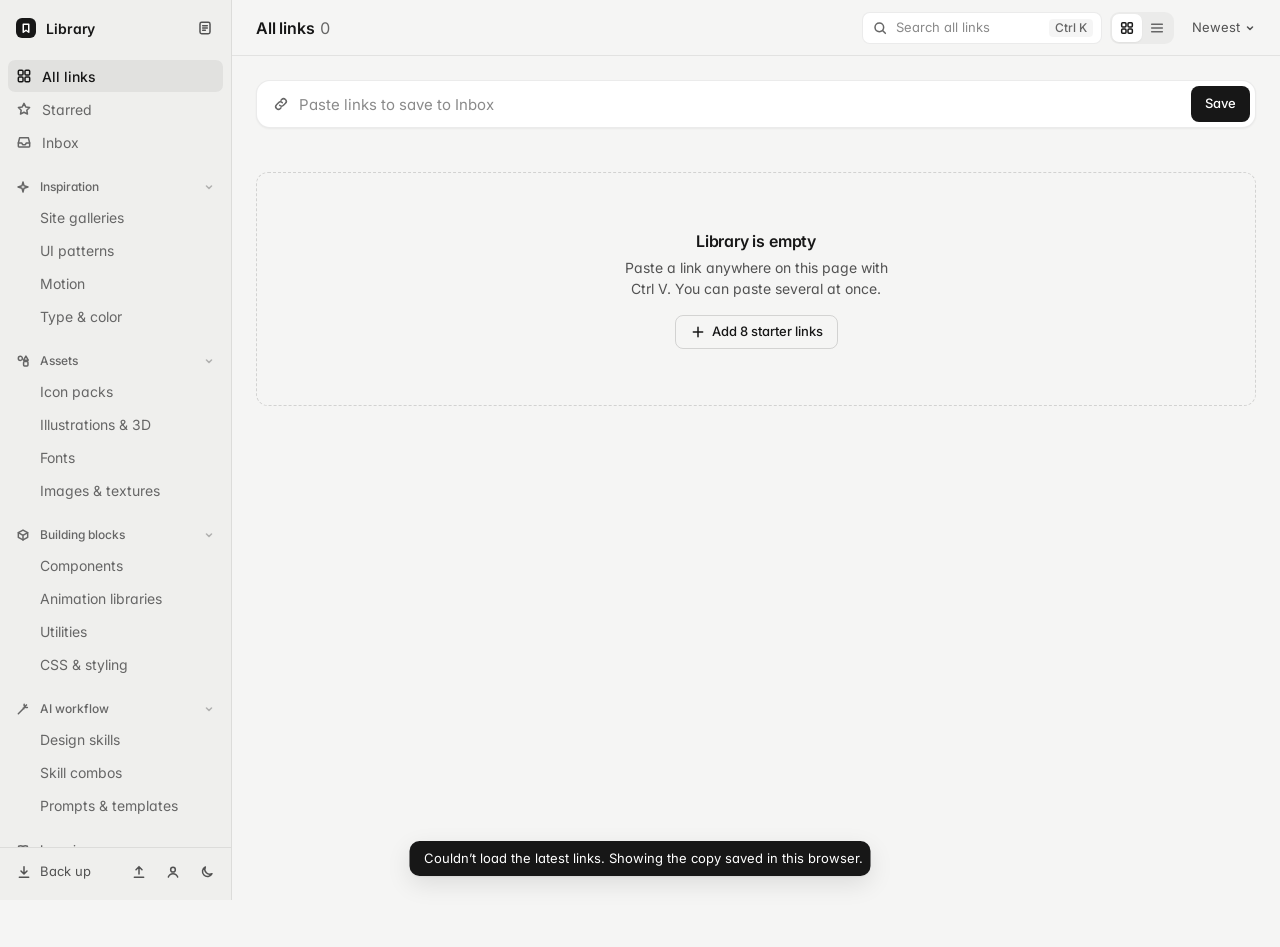
<file: library/index.html>
<!DOCTYPE html>
<html lang="en" dir="ltr">

<head>
    <meta charset="UTF-8">
    <meta name="viewport" content="width=device-width, initial-scale=1.0, viewport-fit=cover, interactive-widget=resizes-content">
    <title>Library</title>
    <meta name="theme-color" content="#f5f5f4">
    <!-- set the theme before first paint so dark mode never flashes light -->
    <script>
        try {
            const t = localStorage.getItem('kuruin-notebook-theme') || (matchMedia('(prefers-color-scheme: dark)').matches ? 'dark' : 'light');
            document.documentElement.dataset.theme = t;
            document.querySelector('meta[name="theme-color"]').content = t === 'dark' ? '#0c0c0d' : '#f5f5f4';
        } catch { }
    </script>
    <link rel="preconnect" href="https://fonts.googleapis.com">
    <link rel="preconnect" href="https://fonts.gstatic.com" crossorigin>
    <link href="https://fonts.googleapis.com/css2?family=Inter:ital,opsz,wght@0,14..32,400..700;1,14..32,400..700&display=swap" rel="stylesheet">
    <style>
        :root {
            --bg: #f5f5f4;
            --sidebar: #efefed;
            --elevated: #ffffff;
            --hover: rgba(0, 0, 0, .04);
            --active: rgba(0, 0, 0, .06);
            --border: rgba(0, 0, 0, .08);
            --border-strong: rgba(0, 0, 0, .14);
            --text: #171717;
            --text-2: #525252;
            --text-3: #666666;
            --placeholder: #8a8a8a;
            --inverse: #ffffff;
            --scrim: rgba(0, 0, 0, .28);
            --shadow-sm: 0 1px 2px rgba(0, 0, 0, .05);
            --shadow: 0 1px 2px rgba(0, 0, 0, .06), 0 8px 24px rgba(0, 0, 0, .1);
            --selection: rgba(0, 0, 0, .1);

            --ease-out: cubic-bezier(0.23, 1, 0.32, 1);
            --ease-in-out: cubic-bezier(0.77, 0, 0.175, 1);
            --ease-drawer: cubic-bezier(0.32, 0.72, 0, 1);

            --sans: 'Inter', -apple-system, BlinkMacSystemFont, 'Segoe UI', system-ui, sans-serif;
            color-scheme: light;
        }

        :root[data-theme="dark"] {
            --bg: #0c0c0d;
            --sidebar: #121214;
            --elevated: #18181b;
            --hover: rgba(255, 255, 255, .05);
            --active: rgba(255, 255, 255, .08);
            --border: rgba(255, 255, 255, .08);
            --border-strong: rgba(255, 255, 255, .16);
            --text: #ececec;
            --text-2: #a8a8a8;
            --text-3: #8c8c8c;
            --placeholder: #6b6b6b;
            --inverse: #0c0c0d;
            --scrim: rgba(0, 0, 0, .5);
            --shadow-sm: 0 1px 2px rgba(0, 0, 0, .4);
            --shadow: 0 1px 2px rgba(0, 0, 0, .4), 0 12px 32px rgba(0, 0, 0, .55);
            --selection: rgba(255, 255, 255, .16);
            color-scheme: dark;
        }

        * { box-sizing: border-box; margin: 0; padding: 0; }

        html {
            height: 100%;
            -webkit-tap-highlight-color: transparent;
            -webkit-text-size-adjust: 100%;
            text-size-adjust: 100%;
            overscroll-behavior: none;
        }

        body {
            height: 100%;
            font-family: var(--sans);
            font-size: .875rem;
            line-height: 1.5;
            font-feature-settings: 'cv11';
            background: var(--bg);
            color: var(--text);
            -webkit-font-smoothing: antialiased;
            -moz-osx-font-smoothing: grayscale;
            overflow: hidden;
        }

        ::selection { background: var(--selection); }
        button, input, textarea, select { font: inherit; color: inherit; background: none; border: none; outline: none; }
        button { cursor: pointer; }
        button, a, select { touch-action: manipulation; }
        button, .chip, .tag, .nav-item, .nav-label { -webkit-user-select: none; user-select: none; }
        a { color: inherit; text-decoration: none; }
        svg { width: 16px; height: 16px; flex: none; fill: none; stroke: currentColor; stroke-width: 1.5; stroke-linecap: round; stroke-linejoin: round; }
        /* keep strokes at a true 1.5px whatever size an icon is drawn */
        symbol > * { vector-effect: non-scaling-stroke; }

        /* focus: the browser-style ring, shown on keyboard focus only, with no motion */
        :focus-visible { outline: 2px solid var(--text); outline-offset: 2px; }
        .search input:focus-visible, .add input:focus-visible, .tag-input input:focus-visible, .card-link:focus-visible { outline: none; }
        .search:focus-within, .add:focus-within, .tag-input:focus-within { outline: 2px solid var(--text); outline-offset: 2px; }

        .sr-only { position: absolute; width: 1px; height: 1px; margin: -1px; padding: 0; border: 0; overflow: hidden; clip-path: inset(50%); white-space: nowrap; }
        .skip { position: fixed; top: 12px; left: 12px; z-index: 30; padding: 8px 14px; border-radius: 8px; background: var(--text); color: var(--inverse); transform: translateY(-200%); }
        .skip:focus-visible { transform: none; }

        .press { transition-property: scale, background-color, color, opacity, border-color; transition-duration: 150ms; transition-timing-function: var(--ease-out), ease, ease, ease, ease; }

        .icon-btn { width: 32px; height: 32px; display: grid; place-items: center; border-radius: 7px; color: var(--text-2); flex: none; }
        .icon-btn.on { color: var(--text); }
        .icon-btn.on svg { fill: currentColor; }

        kbd { font-family: var(--sans); font-size: .75rem; font-weight: 500; color: var(--text-3); background: var(--hover); border-radius: 4px; padding: 0 6px; white-space: nowrap; }

        /* ---------- layout ---------- */
        .lib { display: grid; grid-template-columns: 232px minmax(0, 1fr); height: 100dvh; }

        /* ---------- sidebar ---------- */
        .side { background: var(--sidebar); border-right: 1px solid var(--border); display: flex; flex-direction: column; min-height: 0; }
        .side-head { height: 56px; flex: none; display: flex; align-items: center; gap: 10px; padding: 0 10px 0 16px; font-weight: 600; letter-spacing: -0.006em; }
        .side-head .spacer, .side-foot .spacer { flex: 1; }
        .brand-mark { width: 20px; height: 20px; border-radius: 6px; background: var(--text); color: var(--inverse); display: grid; place-items: center; }
        .brand-mark svg { width: 12px; height: 12px; }
        .side-close { display: none; }

        .nav { flex: 1; overflow-y: auto; overscroll-behavior: contain; padding: 4px 8px 16px; display: flex; flex-direction: column; gap: 1px; }
        .nav > *, .nav-sections > * { flex: none; }

        .nav-item { display: flex; align-items: center; gap: 10px; height: 32px; padding: 0 8px; border-radius: 7px; color: var(--text-2); text-align: left; width: 100%; }
        .nav-item svg { color: var(--text-3); }
        .nav-item span { flex: 1; overflow: hidden; text-overflow: ellipsis; white-space: nowrap; }
        .nav-item .count { flex: none; font-size: .75rem; font-style: normal; color: var(--text-3); font-variant-numeric: tabular-nums; }
        .nav-item[aria-current="true"] { background: var(--active); color: var(--text); font-weight: 500; }
        .nav-item[aria-current="true"] svg { color: var(--text); }
        .nav-item[aria-current="true"] .count { color: var(--text-2); }
        .nav-item.is-empty:not([aria-current="true"]) { color: var(--text-3); }
        .nav-item.drop { background: var(--text); color: var(--inverse); }
        .nav-item.drop svg, .nav-item.drop .count { color: var(--inverse); }

        .nav-group { margin-top: 14px; }
        .nav-label { display: flex; align-items: center; gap: 10px; width: 100%; height: 28px; padding: 0 8px; border-radius: 7px; font-size: .75rem; font-weight: 500; color: var(--text-3); text-align: left; }
        .nav-label span { flex: 1; }
        .nav-label svg { width: 14px; height: 14px; }
        .nav-label .count { font-size: .75rem; font-style: normal; font-variant-numeric: tabular-nums; }
        .nav-label .chev { width: 12px; height: 12px; opacity: .45; transition: rotate 200ms var(--ease-out), opacity 150ms ease; }
        .nav-group.shut .nav-label .chev { rotate: -90deg; opacity: 1; }
        .nav-group.shut .nav-sections { display: none; }
        .nav-sections { display: flex; flex-direction: column; gap: 1px; }
        .nav-sections .nav-item { padding-left: 32px; }

        /* save-from-anywhere tip */
        .tip { margin: 16px 0 0; padding: 12px; border-radius: 10px; border: 1px dashed var(--border-strong); font-size: .75rem; color: var(--text-2); line-height: 1.45; }
        .tip p + p { margin-top: 8px; }
        .tip-head { display: flex; align-items: center; justify-content: space-between; gap: 6px; font-weight: 500; color: var(--text); margin-bottom: 4px; }
        .tip-head .icon-btn { width: 24px; height: 24px; margin: -4px -6px -4px 0; }
        .bookmarklet { display: inline-flex; align-items: center; gap: 6px; height: 28px; padding: 0 10px; border-radius: 7px; background: var(--text); color: var(--inverse); font-weight: 500; cursor: grab; }
        .bookmarklet svg { width: 13px; height: 13px; }

        .side-foot { display: flex; align-items: center; gap: 2px; padding: 8px 8px 12px; border-top: 1px solid var(--border); }
        .backup-btn { display: inline-flex; align-items: center; gap: 8px; height: 32px; min-width: 0; padding: 0 10px 0 8px; border-radius: 7px; color: var(--text-2); font-size: .8125rem; }
        .backup-btn span { overflow: hidden; text-overflow: ellipsis; white-space: nowrap; }
        .backup-btn.due { color: var(--text); font-weight: 500; }
        .backup-btn .dot { width: 6px; height: 6px; border-radius: 50%; background: currentColor; flex: none; display: none; }
        .backup-btn.due .dot { display: block; }

        .scrim { display: none; }

        /* ---------- main ---------- */
        .main { min-width: 0; min-height: 0; display: flex; flex-direction: column; }

        .top { height: 56px; flex: none; display: flex; align-items: center; gap: 8px; padding: 0 max(16px, calc((100% - 1200px) / 2)) 0 max(24px, calc((100% - 1200px) / 2)); border-bottom: 1px solid var(--border); }
        .menu-btn { display: none; }
        .view-title { flex: 1; min-width: 0; font-size: 1rem; font-weight: 600; letter-spacing: -0.011em; overflow: hidden; text-overflow: ellipsis; white-space: nowrap; }
        .view-title .n { margin-left: 6px; font-weight: 400; color: var(--text-3); font-variant-numeric: tabular-nums; }

        .search { display: flex; align-items: center; gap: 8px; width: 15rem; height: 32px; padding: 0 8px 0 9px; border-radius: 8px; border: 1px solid var(--border); background: var(--elevated); color: var(--text-3); transition: border-color 150ms ease; }
        .search:focus-within { color: var(--text); }
        .search input { flex: 1; min-width: 0; font-size: .8125rem; color: var(--text); }
        .search input::placeholder { color: var(--placeholder); }
        .search input::-webkit-search-cancel-button { display: none; }

        .seg { display: flex; padding: 2px; border-radius: 9px; background: var(--hover); }
        .seg button { width: 30px; height: 28px; display: grid; place-items: center; border-radius: 7px; color: var(--text-3); }
        .seg button[aria-pressed="true"] { background: var(--elevated); color: var(--text); box-shadow: var(--shadow-sm); }

        .sort-btn { display: inline-flex; align-items: center; gap: 4px; height: 32px; padding: 0 8px 0 10px; border-radius: 8px; color: var(--text-2); font-size: .8125rem; white-space: nowrap; }
        .sort-btn .chev { width: 12px; height: 12px; transition: rotate 180ms var(--ease-out); }
        .sort-btn[aria-expanded="true"] .chev { rotate: 180deg; }

        .scroll { flex: 1; overflow-y: auto; overscroll-behavior: contain; padding: 24px 24px 96px; scroll-padding-block: 16px 112px; }
        .wrap { max-width: 1200px; margin: 0 auto; }
        /* once the column is centred, reserve the scrollbar on both sides so it lines up with the header */
        @media (min-width: 1480px) { .scroll { scrollbar-gutter: stable both-edges; } }

        /* add bar: the page's one primary action. Outer radius = inner (8) + inset (5) + border (1) */
        .add { display: flex; align-items: center; gap: 10px; height: 48px; padding: 0 5px 0 16px; border-radius: 14px; background: var(--elevated); border: 1px solid var(--border); box-shadow: var(--shadow-sm); color: var(--text-3); transition: border-color 150ms ease; }
        .add:focus-within { color: var(--text); }
        .add input { flex: 1; min-width: 0; height: 100%; font-size: .9375rem; color: var(--text); text-overflow: ellipsis; }
        .add input::placeholder { color: var(--placeholder); }
        .add .btn { height: 36px; padding: 0 14px; border-radius: 8px; background: var(--text); color: var(--inverse); font-weight: 500; font-size: .8125rem; white-space: nowrap; }
        .add-hint { min-height: 18px; margin: 6px 4px 0; font-size: .75rem; color: var(--text-3); }
        .add-hint.error { color: var(--text); font-weight: 500; }

        #accountBtn.on { color: var(--text); }

        .signin { width: min(360px, calc(100vw - 32px)); margin: auto; padding: 20px; border-radius: 14px; border: 1px solid var(--border); background: var(--elevated); color: var(--text); box-shadow: var(--shadow); }
        .signin::backdrop { background: rgba(0, 0, 0, .32); }
        .signin form { display: flex; flex-direction: column; gap: 14px; }
        .signin h2 { margin: 0; font-size: 1rem; font-weight: 600; letter-spacing: -0.01em; }
        .signin-intro { margin: -6px 0 2px; font-size: .8125rem; color: var(--text-2); line-height: 1.45; }
        .signin .field-error:empty { display: none; }
        .signin-foot { display: flex; align-items: center; gap: 6px; margin-top: 2px; }
        .signin-foot .spacer { flex: 1; }
        .signin .btn { height: 32px; padding: 0 14px; border-radius: 8px; background: var(--text); color: var(--inverse); font-weight: 500; font-size: .8125rem; }
        .signin .btn:disabled { opacity: .6; }
        .signin[open] { animation: signin-in 200ms var(--ease-out); }
        @keyframes signin-in { from { opacity: 0; transform: scale(.97); } }
        @media (prefers-reduced-motion: reduce) { .signin[open] { animation: none; } }

        /* tag filter row */
        .tags-row { display: flex; flex-wrap: wrap; gap: 6px; margin: 12px 0 0; }
        .tags-row:empty { display: none; }
        .chip { display: inline-flex; align-items: center; gap: 4px; max-width: 100%; min-width: 0; height: 28px; padding: 0 10px; border-radius: 999px; border: 1px solid var(--border); color: var(--text-2); font-size: .8125rem; }
        .chip .t { overflow: hidden; text-overflow: ellipsis; white-space: nowrap; }
        .chip .c { color: var(--text-3); font-size: .75rem; font-variant-numeric: tabular-nums; }
        .chip[aria-pressed="true"] { background: var(--text); border-color: var(--text); color: var(--inverse); }
        .chip[aria-pressed="true"] .c { color: var(--inverse); }
        .chip svg { width: 12px; height: 12px; }

        /* ---------- results ---------- */
        .results { margin-top: 20px; }
        .results.grid { display: grid; grid-template-columns: repeat(auto-fill, minmax(232px, 1fr)); gap: 12px; }
        .results.list { display: flex; flex-direction: column; border: 1px solid var(--border); border-radius: 12px; background: var(--elevated); }
        .results.list > .card:first-child { border-radius: 11px 11px 0 0; }
        .results.list > .card:last-child { border-radius: 0 0 11px 11px; }

        .card { position: relative; display: flex; flex-direction: column; gap: 2px; min-width: 0; padding: 14px 14px 12px; border-radius: 12px; background: var(--elevated); border: 1px solid var(--border); transition: border-color 150ms ease, translate 150ms ease, opacity 200ms var(--ease-out); }
        .card.dragging { opacity: .4; }

        /* hover shadow lives on its own layer and fades, instead of repainting box-shadow every frame */
        .card::before { content: ''; position: absolute; inset: -1px; border-radius: inherit; box-shadow: var(--shadow); opacity: 0; transition: opacity 150ms ease; pointer-events: none; }

        /* the title link stretches over the whole card; buttons and tags sit above it */
        .card-link::after { content: ''; position: absolute; inset: 0; border-radius: inherit; z-index: 1; }
        .card:has(.card-link:focus-visible) { outline: 2px solid var(--text); outline-offset: 2px; }

        .card-top { display: flex; align-items: center; gap: 8px; margin-bottom: 10px; }
        .tile { width: 36px; height: 36px; flex: none; display: grid; place-items: center; border-radius: 9px; background: var(--bg); border: 1px solid var(--border); }
        .tile img { width: 20px; height: 20px; border-radius: 4px; }
        .tile .letter { font-weight: 600; font-size: .9375rem; color: var(--text-2); }

        .card-actions { margin-left: auto; display: flex; gap: 2px; position: relative; z-index: 2; opacity: 0; transition: opacity 150ms ease; }
        .card:hover .card-actions, .card:focus-within .card-actions { opacity: 1; }
        .card-actions .icon-btn { width: 28px; height: 28px; }
        .results.grid .card-actions { position: absolute; top: 12px; right: 12px; margin: 0; }
        .card .star-mark { margin-left: auto; color: var(--text); width: 14px; height: 14px; fill: currentColor; stroke: none; transition: opacity 150ms ease; }
        .card:hover .star-mark, .card:focus-within .star-mark { opacity: 0; }

        .card-title { font-size: .9375rem; font-weight: 600; letter-spacing: -0.011em; line-height: 1.35; overflow-wrap: anywhere; display: -webkit-box; -webkit-line-clamp: 2; -webkit-box-orient: vertical; overflow: hidden; }
        .card-meta { display: flex; gap: 6px; min-width: 0; font-size: .75rem; color: var(--text-3); }
        .card-meta span { overflow: hidden; text-overflow: ellipsis; white-space: nowrap; }
        .card-meta span + span::before { content: '·'; margin-right: 6px; }
        .card-note { margin-top: 6px; font-size: .8125rem; color: var(--text-2); line-height: 1.45; display: -webkit-box; -webkit-line-clamp: 2; -webkit-box-orient: vertical; overflow: hidden; overflow-wrap: anywhere; }
        .card-tags { display: flex; flex-wrap: wrap; gap: 4px; margin-top: 10px; position: relative; z-index: 2; min-width: 0; }
        .card-tags:empty { display: none; }
        .tag { display: inline-flex; align-items: center; max-width: 100%; min-width: 0; height: 24px; padding: 0 8px; border-radius: 6px; background: var(--hover); color: var(--text-2); font-size: .75rem; white-space: nowrap; }
        /* the label sits in its own span: text-overflow can't ellipsize text that sits directly in a flex box */
        .tag .t { min-width: 0; overflow: hidden; text-overflow: ellipsis; }
        .tag.more { color: var(--text-3); }

        /* Inbox triage: move a card straight from the grid */
        .move { position: relative; z-index: 2; margin-top: auto; padding-top: 10px; }
        .move select { width: 100%; height: 32px; padding: 0 30px 0 10px; border-radius: 8px; border: 1px dashed var(--border-strong); color: var(--text-2); font-size: .8125rem; appearance: none; cursor: pointer; background: url("data:image/svg+xml,%3Csvg xmlns='http://www.w3.org/2000/svg' viewBox='0 0 24 24' fill='none' stroke='%23888' stroke-width='1.5' stroke-linecap='round' stroke-linejoin='round'%3E%3Cpath d='m7 10 5 5 5-5'/%3E%3C/svg%3E") no-repeat right 8px center / 16px; }

        /* list view: same markup laid out as rows */
        .results.list .card { flex-direction: row; align-items: center; gap: 12px; padding: 10px 12px 10px 14px; border: none; border-radius: 0; background: transparent; }
        .results.list .card + .card { border-top: 1px solid var(--border); }
        .results.list .card::before { display: none; }
        .results.list .card-top { display: contents; }
        .results.list .tile { order: 0; width: 28px; height: 28px; border-radius: 7px; flex-shrink: 0; }
        .results.list .tile img { width: 16px; height: 16px; }
        .results.list .card-body { order: 1; flex: 1; min-width: 0; display: flex; align-items: baseline; gap: 10px; }
        .results.list .card-title { -webkit-line-clamp: 1; font-size: .875rem; flex: 0 1 auto; min-width: 0; max-width: 50%; }
        .results.list .card-meta { flex: 0 0 auto; min-width: 0; max-width: 30%; }
        .results.list .card-note { -webkit-line-clamp: 1; margin: 0; flex: 1 1 0; min-width: 0; color: var(--text-3); }
        .results.list .card-tags { order: 2; margin: 0; flex: 0 1 auto; flex-wrap: nowrap; min-width: 0; max-width: 30%; overflow: hidden; }
        .results.list .move { order: 3; margin: 0; flex: 0 0 11rem; }
        .results.list .card .star-mark { order: 4; margin: 0; flex-shrink: 0; }
        .results.list .card-actions { order: 5; margin: 0; flex-shrink: 0; }
        .results.list .card:has(.card-link:focus-visible) { outline-offset: -2px; }
        .card-body { min-width: 0; }

        .empty { grid-column: 1 / -1; padding: 56px 24px; text-align: center; border: 1px dashed var(--border-strong); border-radius: 12px; background: transparent !important; }
        .empty h2 { font-size: 1rem; font-weight: 600; letter-spacing: -0.011em; margin-bottom: 4px; overflow-wrap: anywhere; }
        .empty p { color: var(--text-2); max-width: 28rem; margin: 0 auto; text-wrap: balance; }
        .empty .actions { display: flex; flex-wrap: wrap; gap: 8px; justify-content: center; margin-top: 16px; }
        .btn-ghost { display: inline-flex; align-items: center; gap: 6px; height: 34px; padding: 0 14px; border-radius: 8px; border: 1px solid var(--border-strong); font-weight: 500; font-size: .8125rem; }

        /* ---------- edit drawer (a modal dialog with its own scrim) ---------- */
        .drawer-scrim { position: fixed; inset: 0; z-index: 14; background: var(--scrim); opacity: 0; visibility: hidden; transition: opacity 200ms ease, visibility 0s linear 200ms; }
        .lib.editing .drawer-scrim { opacity: 1; visibility: visible; transition: opacity 200ms ease, visibility 0s; }

        .drawer { position: fixed; top: 8px; bottom: 8px; right: 8px; z-index: 15; width: min(380px, calc(100vw - 16px)); display: flex; flex-direction: column; border-radius: 14px; background: var(--elevated); border: 1px solid var(--border); box-shadow: var(--shadow); translate: calc(100% + 16px) 0; visibility: hidden; transition: translate 260ms var(--ease-drawer), visibility 0s linear 260ms; }
        .drawer.open { translate: 0 0; visibility: visible; transition: translate 320ms var(--ease-drawer), visibility 0s; }
        .drawer-head { display: flex; align-items: center; gap: 10px; padding: 14px 10px 6px 18px; }
        .drawer-head h2 { flex: 1; font-size: .9375rem; font-weight: 600; letter-spacing: -0.011em; }
        .drawer-body { flex: 1; overflow-y: auto; overscroll-behavior: contain; padding: 8px 18px 18px; display: flex; flex-direction: column; gap: 16px; }

        .field { display: flex; flex-direction: column; gap: 6px; }
        .field > span, .field > .label { font-size: .75rem; font-weight: 500; color: var(--text-3); }
        .field-error { font-size: .75rem; font-weight: 500; color: var(--text); }
        .field-error:empty { display: none; }
        .input { width: 100%; min-height: 36px; padding: 7px 10px; border-radius: 8px; border: 1px solid var(--border); background: var(--bg); font-size: .875rem; transition: border-color 150ms ease; }
        .input::placeholder { color: var(--placeholder); }
        .input[aria-invalid="true"] { border-color: var(--text); }
        textarea.input { resize: vertical; line-height: 1.5; min-height: 96px; field-sizing: content; max-height: 50vh; }
        select.input { appearance: none; padding-right: 32px; background-image: url("data:image/svg+xml,%3Csvg xmlns='http://www.w3.org/2000/svg' viewBox='0 0 24 24' fill='none' stroke='%23888' stroke-width='1.5' stroke-linecap='round' stroke-linejoin='round'%3E%3Cpath d='m7 10 5 5 5-5'/%3E%3C/svg%3E"); background-repeat: no-repeat; background-position: right 8px center; background-size: 16px; cursor: pointer; }
        .new-section { display: flex; flex-direction: column; gap: 6px; }
        .new-section[hidden] { display: none; }

        /* tag field: outer radius = tag (6) + inset (4) + border (1) */
        .tag-input { display: flex; flex-wrap: wrap; align-items: center; gap: 4px; padding: 4px; border-radius: 11px; cursor: text; }
        .tag-input .tag { gap: 2px; padding-right: 3px; }
        .tag-input .tag button { position: relative; width: 16px; height: 16px; display: grid; place-items: center; border-radius: 4px; color: var(--text-3); }
        .tag-input .tag button::after { content: ''; position: absolute; inset: -4px; }
        .tag-input .tag button svg { width: 10px; height: 10px; }
        .tag-input input { flex: 1; min-width: 6rem; height: 26px; padding: 0 4px; font-size: .875rem; }
        .tag-input input::placeholder { color: var(--placeholder); }

        .drawer-foot { display: flex; align-items: center; gap: 6px; padding: 12px 12px 12px 18px; border-top: 1px solid var(--border); }
        .drawer-foot .meta { flex: 1; font-size: .75rem; color: var(--text-3); }
        .btn-quiet { display: inline-flex; align-items: center; gap: 6px; height: 32px; padding: 0 10px; border-radius: 8px; color: var(--text-2); font-size: .8125rem; }
        .btn-quiet.on { color: var(--text); }
        .btn-quiet.on svg { fill: currentColor; }

        /* ---------- sort menu ---------- */
        .menu { position: fixed; z-index: 20; min-width: 11rem; padding: 4px; border-radius: 12px; background: var(--elevated); border: 1px solid var(--border); box-shadow: var(--shadow); opacity: 0; visibility: hidden; transition: opacity 100ms var(--ease-out), scale 100ms var(--ease-out), visibility 0s linear 100ms; }
        .menu.show { opacity: 1; visibility: visible; transition: opacity 160ms var(--ease-out), scale 160ms var(--ease-out), visibility 0s; }
        .menu button { display: flex; align-items: center; gap: 8px; width: 100%; height: 32px; padding: 0 8px; border-radius: 7px; color: var(--text-2); font-size: .8125rem; text-align: left; }
        .menu button span { flex: 1; }
        .menu button svg { opacity: 0; color: var(--text); width: 14px; height: 14px; }
        .menu button[aria-checked="true"] { color: var(--text); font-weight: 500; }
        .menu button[aria-checked="true"] svg { opacity: 1; }

        /* ---------- fallback toast (used only if Sonner can't load) ---------- */
        .toast { position: fixed; left: 50%; bottom: max(24px, env(safe-area-inset-bottom)); z-index: 40; display: flex; align-items: center; gap: 6px; padding: 8px 8px 8px 14px; border-radius: 10px; background: var(--text); color: var(--inverse); box-shadow: var(--shadow); font-size: .8125rem; translate: -50% 8px; opacity: 0; visibility: hidden; transition: opacity 150ms ease-out, translate 150ms var(--ease-out), visibility 0s linear 150ms; }
        .toast.show { translate: -50% 0; opacity: 1; visibility: visible; transition: opacity 200ms ease-out, translate 200ms var(--ease-out), visibility 0s; }
        .toast button { height: 26px; padding: 0 10px; border-radius: 6px; color: var(--inverse); font-weight: 500; }
        .toast .act { background: color-mix(in srgb, var(--inverse) 16%, transparent); }
        .toast .dismiss { width: 26px; padding: 0; display: grid; place-items: center; opacity: .75; }

        /* ---------- motion (opt-in) ---------- */
        @media (prefers-reduced-motion: no-preference) {
            .press:not(:disabled):active { scale: .96; }
            .nav-item.press:active, .nav-label.press:active { scale: .985; }
            .card:has(.card-link:active) { scale: .99; }
            .menu { scale: .96; }
            .menu.show { scale: 1; }
            .card.new { animation-name: enter; animation-duration: 240ms; animation-timing-function: var(--ease-out); animation-fill-mode: both; animation-delay: calc(var(--i, 0) * 40ms); }
            @keyframes enter { from { opacity: 0; translate: 0 8px; filter: blur(2px); } }
            .nav-item.drop { scale: 1.02; }
            ::view-transition-old(root), ::view-transition-new(root) { animation-duration: 200ms; animation-timing-function: ease; }
        }

        /* ---------- hover (pointer devices only) ---------- */
        @media (hover: hover) and (pointer: fine) {
            .icon-btn:hover, .btn-quiet:hover, .sort-btn:hover, .menu button:hover, .backup-btn:hover { background: var(--hover); color: var(--text); }
            .nav-item:not([aria-current="true"]):not(.drop):hover { background: var(--hover); color: var(--text); }
            .nav-label:hover { color: var(--text-2); }
            .nav-label:hover .chev { opacity: 1; }
            .card:hover { border-color: var(--border-strong); }
            .results.grid .card:hover::before { opacity: 1; }
            .results.list .card:hover { background: var(--hover); }
            .chip:not([aria-pressed="true"]):hover, .tag:hover { background: var(--active); color: var(--text); }
            .add .btn:hover, .bookmarklet:hover { opacity: .85; }
            .seg button:not([aria-pressed="true"]):hover { color: var(--text); }
            .search:hover:not(:focus-within), .add:hover:not(:focus-within), .input:hover:not(:focus) { border-color: var(--border-strong); }
            .btn-ghost:hover { background: var(--hover); }
            .move select:hover { border-style: solid; color: var(--text); }
            .toast .dismiss:hover { opacity: 1; }
        }

        @media (hover: hover) and (pointer: fine) and (prefers-reduced-motion: no-preference) {
            .results.grid .card:hover { translate: 0 -1px; }
        }

        @media (hover: none) {
            .search kbd, .tip { display: none; }
            .card-actions { opacity: 1; }
            .card .star-mark { display: none; }
            .nav-label .chev { opacity: 1; }
        }

        /* ---------- touch: finger-sized targets, and 16px fields so iOS never zooms ---------- */
        @media (pointer: coarse) {
            .icon-btn { width: 40px; height: 40px; }
            .card-actions .icon-btn { width: 36px; height: 36px; }
            .nav-item, .backup-btn { height: 40px; }
            .chip { height: 34px; padding: 0 12px; }
            .tag { height: 28px; }
            .seg button { width: 38px; height: 34px; }
            .sort-btn, .btn-quiet { height: 40px; }
            .menu button { height: 44px; }
            .move select { height: 40px; }
            .tag-input .tag button::after { inset: -10px; }
            .search input, .add input, .input, .tag-input input, .move select { font-size: 1rem; }
        }

        /* ---------- responsive ---------- */
        @media (max-width: 900px) {
            .lib { grid-template-columns: minmax(0, 1fr); }
            .side { position: fixed; inset: 0 auto 0 0; z-index: 25; width: min(280px, 86vw); translate: -100% 0; visibility: hidden; transition: translate 260ms var(--ease-drawer), visibility 0s linear 260ms; padding-top: env(safe-area-inset-top); padding-bottom: env(safe-area-inset-bottom); }
            .lib.nav-open .side { translate: 0 0; visibility: visible; transition: translate 320ms var(--ease-drawer), visibility 0s; box-shadow: var(--shadow); }
            .scrim { display: block; position: fixed; inset: 0; z-index: 24; background: var(--scrim); opacity: 0; visibility: hidden; transition: opacity 200ms ease, visibility 0s linear 200ms; }
            .lib.nav-open .scrim { opacity: 1; visibility: visible; transition: opacity 200ms ease, visibility 0s; }
            .menu-btn, .side-close { display: grid; }
            .top { padding-left: max(12px, env(safe-area-inset-left)); padding-right: max(12px, env(safe-area-inset-right)); padding-top: env(safe-area-inset-top); height: calc(56px + env(safe-area-inset-top)); }
            .search { width: auto; flex: 0 1 12rem; }
        }

        @media (max-width: 640px) {
            .top { flex-wrap: wrap; height: auto; padding-top: max(8px, env(safe-area-inset-top)); padding-bottom: 8px; row-gap: 8px; }
            .view-title { order: 1; }
            .menu-btn { order: 0; }
            .seg { order: 2; }
            .sort-btn { order: 3; }
            .search { order: 4; flex: 1 0 100%; height: 40px; }
            .scroll { padding: 16px max(16px, env(safe-area-inset-right)) 112px max(16px, env(safe-area-inset-left)); }
            .add { height: 52px; }
            .add .btn { height: 40px; }
            .results.grid { grid-template-columns: 1fr; gap: 10px; }
            /* tag filters: one swipeable row instead of a wall that pushes the links down */
            .tags-row { flex-wrap: nowrap; overflow-x: auto; scrollbar-width: none; margin-inline: -16px; padding-inline: 16px; scroll-padding-inline: 16px; }
            .tags-row::-webkit-scrollbar { display: none; }
            .tags-row .chip { flex: none; max-width: 70vw; }
            .results.list .card-note, .results.list .card-tags { display: none; }
            .results.list .card-body { flex-direction: column; align-items: stretch; gap: 0; }
            .results.list .card-meta { max-width: none; }
            .results.list .move { flex-basis: 8.5rem; }
            .drawer { top: auto; left: 8px; right: 8px; bottom: 8px; width: auto; max-height: 85dvh; translate: 0 calc(100% + 16px); padding-bottom: env(safe-area-inset-bottom); }
            .drawer.open { translate: 0 0; }
        }

        /* ---------- reduced motion: fades instead of slides (last, so it wins) ---------- */
        @media (prefers-reduced-motion: reduce) {
            .drawer { translate: 0 0; opacity: 0; transition: opacity 150ms ease, visibility 0s linear 150ms; }
            .drawer.open { translate: 0 0; opacity: 1; transition: opacity 200ms ease, visibility 0s; }
            .card.new { animation: fade-in 200ms ease both; }
            @keyframes fade-in { from { opacity: 0; } }
            .toast, .toast.show { translate: -50% 0; }
            .nav-label .chev, .sort-btn .chev { transition: none; }
        }

        @media (prefers-reduced-motion: reduce) and (max-width: 900px) {
            .side { translate: 0 0; opacity: 0; transition: opacity 150ms ease, visibility 0s linear 150ms; }
            .lib.nav-open .side { translate: 0 0; opacity: 1; transition: opacity 200ms ease, visibility 0s; }
        }
    </style>
</head>

<body>
    <a class="skip" href="#results">Skip to links</a>

    <svg width="0" height="0" style="position:absolute" aria-hidden="true">
        <symbol id="i-bookmark" viewBox="0 0 24 24"><path d="M6.5 4.5h11v16L12 16.5l-5.5 4z" /></symbol>
        <symbol id="i-notes" viewBox="0 0 24 24"><rect x="4.5" y="3.5" width="15" height="17" rx="2.5" /><path d="M8.5 8.5h7M8.5 12h7M8.5 15.5h4" /></symbol>
        <symbol id="i-all" viewBox="0 0 24 24"><rect x="3.5" y="3.5" width="7" height="7" rx="1.5" /><rect x="13.5" y="3.5" width="7" height="7" rx="1.5" /><rect x="3.5" y="13.5" width="7" height="7" rx="1.5" /><rect x="13.5" y="13.5" width="7" height="7" rx="1.5" /></symbol>
        <symbol id="i-star" viewBox="0 0 24 24"><path d="m12 3.6 2.6 5.3 5.8.8-4.2 4.1 1 5.8-5.2-2.7-5.2 2.7 1-5.8-4.2-4.1 5.8-.8z" /></symbol>
        <symbol id="i-inbox" viewBox="0 0 24 24"><path d="M3.5 13.5h5l1.5 2.5h4l1.5-2.5h5" /><path d="M5.5 5.5h13l2 8v5a1 1 0 0 1-1 1h-15a1 1 0 0 1-1-1v-5z" /></symbol>
        <symbol id="i-spark" viewBox="0 0 24 24"><path d="M12 3.5 13.8 10 20.5 12 13.8 14 12 20.5 10.2 14 3.5 12 10.2 10z" /></symbol>
        <symbol id="i-shapes" viewBox="0 0 24 24"><circle cx="7.5" cy="7.5" r="3.5" /><rect x="13" y="13" width="7.5" height="7.5" rx="1.5" /><path d="M17 3.5 21 10.5H13z" /></symbol>
        <symbol id="i-blocks" viewBox="0 0 24 24"><path d="M12 3.5 20 8v8l-8 4.5L4 16V8z" /><path d="M4 8l8 4.5L20 8M12 12.5v8" /></symbol>
        <symbol id="i-wand" viewBox="0 0 24 24"><path d="m4 20 11-11M14 4v3M19.5 9.5h-3M18 5l-2 2M12.5 10.5l1 1" /></symbol>
        <symbol id="i-book" viewBox="0 0 24 24"><path d="M4.5 5.5c2.5-1 5-1 7.5.5v13.5c-2.5-1.5-5-1.5-7.5-.5zM19.5 5.5c-2.5-1-5-1-7.5.5v13.5c2.5-1.5 5-1.5 7.5-.5z" /></symbol>
        <symbol id="i-hash" viewBox="0 0 24 24"><path d="M5 9h14M5 15h14M10 4 8 20M16 4l-2 16" /></symbol>
        <symbol id="i-link" viewBox="0 0 24 24"><path d="M10 14a4 4 0 0 0 5.7 0l3-3a4 4 0 0 0-5.7-5.7l-1 1" /><path d="M14 10a4 4 0 0 0-5.7 0l-3 3a4 4 0 0 0 5.7 5.7l1-1" /></symbol>
        <symbol id="i-plus" viewBox="0 0 24 24"><path d="M12 5v14M5 12h14" /></symbol>
        <symbol id="i-search" viewBox="0 0 24 24"><circle cx="11" cy="11" r="6.5" /><path d="m20 20-4.2-4.2" /></symbol>
        <symbol id="i-grid" viewBox="0 0 24 24"><rect x="4" y="4" width="6.5" height="6.5" rx="1.5" /><rect x="13.5" y="4" width="6.5" height="6.5" rx="1.5" /><rect x="4" y="13.5" width="6.5" height="6.5" rx="1.5" /><rect x="13.5" y="13.5" width="6.5" height="6.5" rx="1.5" /></symbol>
        <symbol id="i-rows" viewBox="0 0 24 24"><path d="M4 6.5h16M4 12h16M4 17.5h16" /></symbol>
        <symbol id="i-chev" viewBox="0 0 24 24"><path d="m7 10 5 5 5-5" /></symbol>
        <symbol id="i-tick" viewBox="0 0 24 24"><path d="m5 12.5 4.5 4.5L19 7.5" /></symbol>
        <symbol id="i-pen" viewBox="0 0 24 24"><path d="M15.5 5.5 18.5 8.5M4.5 19.5l1-4L16 5a2.1 2.1 0 0 1 3 3L8.5 18.5z" /></symbol>
        <symbol id="i-external" viewBox="0 0 24 24"><path d="M14 4.5h5.5V10M19.5 4.5 11 13M17 13.5v5a1 1 0 0 1-1 1H5.5a1 1 0 0 1-1-1V8a1 1 0 0 1 1-1h5" /></symbol>
        <symbol id="i-trash" viewBox="0 0 24 24"><path d="M4.5 7h15M10 11v6M14 11v6M6.5 7l.8 12.5h9.4L17.5 7M9.5 7V4.5h5V7" /></symbol>
        <symbol id="i-x" viewBox="0 0 24 24"><path d="M6.5 6.5l11 11M17.5 6.5l-11 11" /></symbol>
        <symbol id="i-menu" viewBox="0 0 24 24"><path d="M4 7h16M4 12h16M4 17h10" /></symbol>
        <symbol id="i-down" viewBox="0 0 24 24"><path d="M12 4v11M7.5 10.5 12 15l4.5-4.5M5 20h14" /></symbol>
        <symbol id="i-up" viewBox="0 0 24 24"><path d="M12 15V4M7.5 8.5 12 4l4.5 4.5M5 20h14" /></symbol>
        <symbol id="i-moon" viewBox="0 0 24 24"><path d="M19.5 14.5A7.5 7.5 0 0 1 9.5 4.5a7.5 7.5 0 1 0 10 10z" /></symbol>
        <symbol id="i-user" viewBox="0 0 24 24"><circle cx="12" cy="8.5" r="3.5" /><path d="M5 19.5c1.2-3.2 3.8-5 7-5s5.8 1.8 7 5" /></symbol>
        <symbol id="i-sun" viewBox="0 0 24 24"><circle cx="12" cy="12" r="4" /><path d="M12 2.5v2M12 19.5v2M4.6 4.6 6 6M18 18l1.4 1.4M2.5 12h2M19.5 12h2M4.6 19.4 6 18M18 6l1.4-1.4" /></symbol>
    </svg>

    <div class="lib" id="lib">
        <aside class="side" id="side" aria-label="Library">
            <div class="side-head">
                <span class="brand-mark" aria-hidden="true"><svg><use href="#i-bookmark" /></svg></span>
                <span>Library</span>
                <span class="spacer"></span>
                <a class="icon-btn press" href="../" aria-label="Open Notes" title="Notes"><svg aria-hidden="true"><use href="#i-notes" /></svg></a>
                <button class="icon-btn press side-close" data-action="nav-close" aria-label="Close sections"><svg aria-hidden="true"><use href="#i-x" /></svg></button>
            </div>
            <nav class="nav" id="nav" aria-label="Sections"></nav>
            <div class="side-foot">
                <button class="backup-btn press" id="backupBtn" data-action="export"><svg aria-hidden="true"><use href="#i-down" /></svg><span id="backupLabel">Back up</span><i class="dot" aria-hidden="true"></i></button>
                <span class="spacer"></span>
                <button class="icon-btn press" data-action="import" aria-label="Restore from a backup" title="Restore from a backup"><svg aria-hidden="true"><use href="#i-up" /></svg></button>
                <button class="icon-btn press" data-action="account" id="accountBtn" aria-label="Changes save on this device · Sign in" title="Changes save on this device · Sign in"><svg aria-hidden="true"><use href="#i-user" /></svg></button>
                <button class="icon-btn press" data-action="theme" id="themeBtn"><svg aria-hidden="true"><use href="#i-moon" /></svg></button>
            </div>
        </aside>
        <div class="scrim" id="scrim" data-action="nav-close"></div>

        <main class="main" id="main">
            <header class="top">
                <button class="icon-btn press menu-btn" data-action="nav-open" aria-label="Show sections" aria-controls="side" aria-expanded="false"><svg aria-hidden="true"><use href="#i-menu" /></svg></button>
                <h1 class="view-title" id="viewTitle">All links</h1>
                <label class="search">
                    <svg aria-hidden="true"><use href="#i-search" /></svg>
                    <input id="search" type="search" placeholder="Search all links" aria-label="Search all links" autocomplete="off" spellcheck="false" aria-keyshortcuts="Control+K Meta+K">
                    <kbd aria-hidden="true" id="searchKbd">Ctrl K</kbd>
                </label>
                <div class="seg" role="group" aria-label="Layout">
                    <button class="press" data-view="grid" aria-pressed="true" aria-label="Grid" title="Grid"><svg aria-hidden="true"><use href="#i-grid" /></svg></button>
                    <button class="press" data-view="list" aria-pressed="false" aria-label="List" title="List"><svg aria-hidden="true"><use href="#i-rows" /></svg></button>
                </div>
                <button class="sort-btn press" id="sortBtn" aria-haspopup="menu" aria-expanded="false" aria-controls="sortMenu"><span class="sr-only">Sort: </span><span id="sortLabel">Newest</span><svg class="chev" aria-hidden="true"><use href="#i-chev" /></svg></button>
            </header>

            <div class="scroll" id="scroll">
                <div class="wrap">
                    <form class="add" id="addForm" autocomplete="off">
                        <svg aria-hidden="true"><use href="#i-link" /></svg>
                        <input id="addInput" type="text" inputmode="url" placeholder="Paste links to save to Inbox" aria-label="Links to save" aria-describedby="addHint" spellcheck="false">
                        <button class="btn press" type="submit">Save</button>
                    </form>
                    <p class="add-hint" id="addHint" aria-live="polite"></p>
                    <div class="tags-row" id="tagsRow" role="group" aria-label="Filter by tag"></div>
                    <p class="sr-only" id="resultStatus" role="status"></p>
                    <div class="results grid" id="results" tabindex="-1" aria-label="Links"></div>
                </div>
            </div>
        </main>

        <div class="drawer-scrim" id="drawerScrim" data-action="drawer-close"></div>
        <aside class="drawer" id="drawer" role="dialog" aria-modal="true" aria-labelledby="drawerTitle"></aside>
    </div>

    <div class="menu" id="sortMenu" role="menu" aria-label="Sort links"></div>
    <div class="toast" id="toast" role="status" aria-live="polite"></div>
    <datalist id="tagList"></datalist>
    <input type="file" id="importFile" accept="application/json,.json" hidden>
    <dialog class="signin" id="signin" aria-labelledby="signinTitle">
        <form id="signinForm" novalidate>
            <h2 id="signinTitle">Sign in</h2>
            <p class="signin-intro" id="signinIntro">Your changes already save on this device. Sign in as the Library’s owner to change the shared list everyone sees.</p>
            <label class="field"><span>Email</span><input class="input" id="siEmail" type="email" autocomplete="email" spellcheck="false" required></label>
            <label class="field"><span>Password</span><input class="input" id="siPass" type="password" autocomplete="current-password" minlength="8" required></label>
            <p class="field-error" id="siError" aria-live="polite"></p>
            <div class="signin-foot">
                <button type="button" class="btn-quiet press" id="siMode">Create account</button>
                <span class="spacer"></span>
                <button type="button" class="btn-quiet press" data-action="signin-close">Cancel</button>
                <button type="submit" class="btn press" id="siSubmit">Sign in</button>
            </div>
        </form>
    </dialog>

    <script>
        const KEY = 'kuruin-library-v1';
        const THEME_KEY = 'kuruin-notebook-theme'; // shared with Notes so both pages match
        const COLLAPSE_KEY = 'kuruin-library-collapsed';
        const VIEW_KEY = 'kuruin-library-view';
        const SORT_KEY = 'kuruin-library-sort';
        const BACKUP_KEY = 'kuruin-library-backup';
        const TIP_KEY = 'kuruin-library-tip';

        const ALL = 'All links';
        const STARRED = 'Starred';
        const INBOX = 'Inbox';
        const RESERVED = [ALL, STARRED, INBOX, 'Other', 'Search'];

        // Groups of sections. An item's `section` is one of these names, a custom name, or '' (Inbox).
        const TAXONOMY = [
            { group: 'Inspiration', icon: 'spark', sections: ['Site galleries', 'UI patterns', 'Motion', 'Type & color'] },
            { group: 'Assets', icon: 'shapes', sections: ['Icon packs', 'Illustrations & 3D', 'Fonts', 'Images & textures'] },
            { group: 'Building blocks', icon: 'blocks', sections: ['Components', 'Animation libraries', 'Utilities', 'CSS & styling'] },
            { group: 'AI workflow', icon: 'wand', sections: ['Design skills', 'Skill combos', 'Prompts & templates'] },
            { group: 'Learning', icon: 'book', sections: ['Articles', 'Courses & videos', 'People'] }
        ];
        const SECTIONS = TAXONOMY.flatMap((g) => g.sections);

        const STARTERS = [
            ['https://godly.website', 'Site galleries', ['curated']],
            ['https://mobbin.com', 'UI patterns', ['apps']],
            ['https://lucide.dev', 'Icon packs', ['free', 'react']],
            ['https://phosphoricons.com', 'Icon packs', ['free']],
            ['https://www.fontshare.com', 'Fonts', ['free']],
            ['https://ui.shadcn.com', 'Components', ['react']],
            ['https://motion.dev', 'Animation libraries', ['react']],
            ['https://github.com/emilkowalski/skills', 'Design skills', ['claude']]
        ];

        const SORTS = [
            { id: 'newest', label: 'Newest' },
            { id: 'oldest', label: 'Oldest' },
            { id: 'az', label: 'A–Z' },
            { id: 'domain', label: 'Domain' }
        ];

        const $ = (s) => document.querySelector(s);
        const $$ = (s) => document.querySelectorAll(s);
        const esc = (s) => String(s ?? '').replace(/[&<>"']/g, (c) => ({ '&': '&amp;', '<': '&lt;', '>': '&gt;', '"': '&quot;', "'": '&#39;' }[c]));
        const icon = (name) => `<svg aria-hidden="true"><use href="#i-${name}"/></svg>`;
        const uid = () => 'l-' + Date.now().toString(36) + Math.random().toString(36).slice(2, 6);
        const store = {
            get: (k) => { try { return localStorage.getItem(k); } catch { return null; } },
            set: (k, v) => { try { localStorage.setItem(k, v); } catch { } }
        };
        const readJSON = (k, fallback) => { try { return JSON.parse(store.get(k)) ?? fallback; } catch { return fallback; } };
        const lib = $('#lib');
        const isNarrow = () => matchMedia('(max-width: 900px)').matches;
        const isPhone = () => matchMedia('(max-width: 640px)').matches;
        const reduced = () => matchMedia('(prefers-reduced-motion: reduce)').matches;
        const IS_MAC = /Mac|iPhone|iPad/.test(navigator.platform);
        const MOD = IS_MAC ? '⌘' : 'Ctrl';
        const pluralRules = new Intl.PluralRules('en');
        const plural = (n, word) => `${n} ${pluralRules.select(n) === 'one' ? word : word + 's'}`;
        const EASE_OUT = 'cubic-bezier(0.23, 1, 0.32, 1)';
        const EASE_MOVE = 'cubic-bezier(0.77, 0, 0.175, 1)';

        let db = { items: [] };
        let filter = ALL;
        let query = '';
        let tagFilter = '';
        let sort = SORTS.some((s) => s.id === store.get(SORT_KEY)) ? store.get(SORT_KEY) : 'newest';
        let view = store.get(VIEW_KEY) === 'list' ? 'list' : 'grid';
        let editingId = null;
        let persistTimer = null;
        let collapsed = new Set(readJSON(COLLAPSE_KEY, []));
        let backup = readJSON(BACKUP_KEY, { at: 0, changed: [] });
        if (!Array.isArray(backup.changed)) backup.changed = [];

        // ---------- links ----------
        function normalizeUrl(s) {
            s = String(s || '').trim().replace(/[)\].,;]+$/, '');
            if (!s) return '';
            if (!/^[a-z][\w+.-]*:/i.test(s)) s = 'https://' + s;
            try {
                const u = new URL(s);
                return /^https?:$/.test(u.protocol) && u.hostname.includes('.') ? u.href : '';
            } catch { return ''; }
        }

        // Same page, however it was typed: no protocol, no www, no trailing slash, no #hash.
        function urlKey(url) {
            try {
                const u = new URL(url);
                return (u.hostname.replace(/^www\./, '') + u.pathname.replace(/\/$/, '') + u.search).toLowerCase();
            } catch { return String(url); }
        }

        // Every link-looking token in a block of text (one per line, comma or space separated).
        const extractUrls = (text) => String(text || '').split(/[\s,]+/).filter((t) => /^(https?:\/\/)?([\w-]+\.)+[a-z]{2,}(:\d+)?(\/\S*)?$/i.test(t)).map(normalizeUrl).filter(Boolean);

        const domainOf = (url) => { try { return new URL(url).hostname.replace(/^www\./, ''); } catch { return ''; } };

        // A readable starting title from the address:
        // fonts.google.com → "Google Fonts", ui.shadcn.com → "Shadcn", klim.co.nz → "Klim",
        // medium.com/@a/how-to-build-bento-grids-3f2a91 → "How to build bento grids · Medium".
        const HOSTING = /\.(github\.io|vercel\.app|netlify\.app|pages\.dev|webflow\.io|framer\.(website|ai)|notion\.site|super\.site)$/;
        const QUIET_SUBDOMAINS = new Set(['www', 'app', 'ui', 'docs', 'm', 'en', 'beta', 'v2']);
        const cap = (w) => w.charAt(0).toUpperCase() + w.slice(1);

        function siteName(host) {
            const labels = host.split('.');
            if (HOSTING.test(host)) return cap(labels[0]);
            const twoPart = labels.length > 2 && /^(co|com|org|net|ac|gov)$/.test(labels[labels.length - 2]);
            const nameAt = Math.max(0, labels.length - (twoPart ? 3 : 2));
            const sub = labels.slice(0, nameAt).filter((l) => !QUIET_SUBDOMAINS.has(l));
            return [cap(labels[nameAt]), ...sub.map(cap)].join(' ');
        }

        function titleFromUrl(url) {
            try {
                const u = new URL(url);
                const host = u.hostname.replace(/^www\./, '');
                const parts = u.pathname.split('/').filter(Boolean);
                if (/^(github|gitlab)\.com$/.test(host) && parts.length) return parts.slice(0, 2).join('/');
                // a readable slug (two or more words) says more than the site name
                const slug = decodeURIComponent(parts[parts.length - 1] || '')
                    .replace(/\.[a-z0-9]{2,5}$/i, '')                 // .html, .php…
                    .replace(/[-_](?=[a-z0-9]*\d)[a-z0-9]{5,}$/i, '') // trailing ids like -3f2a91
                    .split(/[-_]+/).filter(Boolean);
                if (slug.length >= 2 && slug.some((w) => /[a-z]{3,}/i.test(w))) return `${cap(slug.join(' ').toLowerCase())} · ${siteName(host)}`;
                return siteName(host);
            } catch { return String(url); }
        }

        // A page title from the bookmarklet, minus the site's own branding:
        // "How to Build Bento Grids | by Someone | Medium" → "How to Build Bento Grids",
        // "GitHub - emilkowalski/skills" → "emilkowalski/skills".
        function cleanPageTitle(title, url) {
            const site = siteName(domainOf(url)).toLowerCase().split(' ')[0];
            const parts = String(title).replace(/\s+/g, ' ').trim().split(/\s+[|–—·•-]\s+/);
            const isBrand = (p) => p.toLowerCase().includes(site) || /^by\s/i.test(p);
            while (parts.length > 1 && isBrand(parts[parts.length - 1])) parts.pop();
            // "GitHub - user/repo: …" leads with the site; a homepage like "Fontshare - Free fonts" keeps its name
            if (parts.length > 1 && parts[0].toLowerCase() === site && /^[\w.-]+\/[\w.-]+/.test(parts[1])) parts.shift();
            return parts.join(' · ').slice(0, 200);
        }

        // First letter for the fallback tile: emoji-safe, skipping leading quotes and punctuation.
        const firstLetter = (s) => {
            const text = String(s || '').trim();
            const parts = typeof Intl.Segmenter === 'function' ? [...new Intl.Segmenter().segment(text)].map((x) => x.segment) : [...text];
            const hit = parts.find((g) => /[\p{L}\p{N}\p{Extended_Pictographic}]/u.test(g));
            return (hit || '?').toUpperCase();
        };

        // Site icon via Google's favicon service; if it fails, a document-level handler swaps in the letter.
        const tile = (item) => `<span class="tile" aria-hidden="true"><img src="https://www.google.com/s2/favicons?domain=${encodeURIComponent(domainOf(item.url))}&sz=64" alt="" loading="lazy" referrerpolicy="no-referrer" data-letter="${esc(firstLetter(item.title || domainOf(item.url)))}"></span>`;
        document.addEventListener('error', (e) => {
            const img = e.target;
            if (!(img instanceof HTMLImageElement) || !img.closest('.tile')) return;
            const s = document.createElement('span');
            s.className = 'letter';
            s.textContent = img.dataset.letter || '?';
            img.replaceWith(s);
        }, true);

        // ---------- storage ----------
        // Anything read from storage or an import is cleaned to the expected shape first.
        const str = (v) => (typeof v === 'string' ? v.trim() : '');
        // keep tags to 48 characters, ending at a word break when there is one
        const clipTag = (t) => (t.length <= 48 ? t : (t.slice(0, 48).match(/^(.{12,}?)[-_\s][^-_\s]*$/) || [, t.slice(0, 48)])[1]);
        const cleanTags = (v) => (Array.isArray(v) ? [...new Set(v.filter((t) => typeof t === 'string').map((t) => clipTag(t.trim().replace(/^#/, '').toLowerCase())).filter(Boolean))] : []);

        function cleanItems(list, keys = new Set()) {
            return (Array.isArray(list) ? list : []).flatMap((i) => {
                if (!i || typeof i !== 'object') return [];
                const url = normalizeUrl(str(i.url));
                if (!url || keys.has(urlKey(url))) return [];
                keys.add(urlKey(url));
                let section = str(i.section).slice(0, 40);
                if (RESERVED.some((r) => r.toLowerCase() === section.toLowerCase())) section = '';
                return [{
                    id: str(i.id) || uid(),
                    url,
                    title: str(i.title).slice(0, 200) || titleFromUrl(url),
                    section: SECTIONS.find((s) => s.toLowerCase() === section.toLowerCase()) || section,
                    tags: cleanTags(i.tags),
                    note: str(i.note).slice(0, 2000),
                    starred: i.starred === true,
                    added: Number.isFinite(i.added) ? i.added : Date.now(),
                    updated: Number.isFinite(i.updated) ? i.updated : Date.now()
                }];
            });
        }

        // The browser keeps a copy for instant loading; Neon holds the real list (see "cloud" below).
        function persist(now) {
            clearTimeout(persistTimer);
            const write = () => { store.set(KEY, JSON.stringify(db)); cloud.editor ? syncSoon() : saveLocal(); };
            if (now) write(); else persistTimer = setTimeout(write, 300);
        }

        // Track which links changed since the last backup, so the footer can say "Back up · 12 changes".
        function markChanged(id) {
            if (!backup.changed.includes(id)) backup.changed.push(id);
            store.set(BACKUP_KEY, JSON.stringify(backup));
            renderBackup();
            const n = backup.changed.length;
            if (n > 0 && n % 25 === 0) toast(`${plural(n, 'change')} since your last backup`, { action: { label: 'Back up', onClick: actions.export } });
        }

        async function load() {
            const saved = readJSON(KEY, null);
            if (saved && Array.isArray(saved.items)) return { items: cleanItems(saved.items) };
            return { items: [] };
        }

        // ---------- cloud (Neon) ----------
        // Everyone reads the shared list through Neon's Data API. Only the owner's Neon Auth sign-in can change it;
        // the database itself refuses anyone else (row-level security), so these addresses are safe to publish.
        // Everyone else can still add, edit and remove links: those changes stay on their device (see saveLocal).
        const NEON = {
            auth: 'https://ep-polished-breeze-b54oxqeh.neonauth.c-7.us-east-2.aws.neon.tech/neondb/auth',
            data: 'https://ep-polished-breeze-b54oxqeh.apirest.c-7.us-east-2.aws.neon.tech/neondb/rest/v1'
        };
        const LOCAL_KEY = 'kuruin-library-local';
        const LOCAL_TIP_KEY = 'kuruin-library-local-tip';
        // loaded: the shared list arrived, so on-device changes can be worked out against it
        const cloud = { client: null, ready: false, loaded: false, editor: false, email: '', synced: new Map(), busy: false, again: false, warned: false };
        let syncTimer = null;

        const toRow = (i) => ({ id: i.id, url: i.url, title: i.title, section: i.section, tags: i.tags, note: i.note, starred: i.starred, added: new Date(i.added).toISOString(), updated: new Date(i.updated).toISOString() });
        const fromRow = (r) => ({ ...r, added: Date.parse(r.added), updated: Date.parse(r.updated) });
        const snapshot = (i) => JSON.stringify(toRow(i));

        function setEditor(editor, email = '') {
            cloud.editor = editor;
            cloud.email = email;
            const b = $('#accountBtn');
            const label = editor ? `Signed in as ${email} · changes save to the cloud`
                : email ? `Signed in as ${email} · changes save on this device`
                    : 'Changes save on this device · Sign in';
            b.setAttribute('aria-label', label);
            b.title = label;
            b.classList.toggle('on', !!email);
        }

        // A visitor's own layer on top of the shared list: links they added, shared links they edited, and ones they removed.
        function saveLocal() {
            if (!cloud.loaded) return;
            const ids = new Set(db.items.map((i) => i.id));
            const added = [], edited = [];
            db.items.forEach((i) => {
                if (!cloud.synced.has(i.id)) added.push(i);
                else if (snapshot(i) !== cloud.synced.get(i.id)) edited.push(i);
            });
            const hidden = [...cloud.synced.keys()].filter((id) => !ids.has(id));
            store.set(LOCAL_KEY, JSON.stringify({ added, edited, hidden }));
            if ((added.length || edited.length || hidden.length) && store.get(LOCAL_TIP_KEY) !== 'shown') {
                store.set(LOCAL_TIP_KEY, 'shown');
                setTimeout(() => toast('Your changes are saved on this device only. The shared Library stays as it is.'), 1200);
            }
        }

        function applyLocal(shared) {
            const mine = readJSON(LOCAL_KEY, {});
            const list = (k) => (Array.isArray(mine[k]) ? mine[k] : []);
            const edited = new Map(cleanItems(list('edited')).map((i) => [i.id, i]));
            const hidden = new Set(list('hidden'));
            return cleanItems([...shared.filter((i) => !hidden.has(i.id)).map((i) => edited.get(i.id) || i), ...list('added')]);
        }

        async function connectCloud() {
            const { createClient } = await import('https://esm.sh/@neondatabase/neon-js@0.9.0-beta');
            cloud.client = createClient({ auth: { url: NEON.auth, allowAnonymous: true }, dataApi: { url: NEON.data } });
            await checkAccount();
            await pull();
            cloud.ready = true;
        }

        async function checkAccount() {
            const { data } = await cloud.client.auth.getSession();
            const email = data?.user?.email || '';
            let owner = false;
            if (email) {
                const r = await cloud.client.rpc('is_library_owner');
                owner = r.data === true;
            }
            setEditor(owner, email);
        }

        // Load the shared list from Neon; visitors see it with their own changes applied.
        async function pull() {
            const { data, error } = await cloud.client.from('links').select('*').limit(10000);
            if (error) throw error;
            const shared = cleanItems(data.map(fromRow));
            cloud.synced = new Map(shared.map((i) => [i.id, snapshot(i)]));
            cloud.loaded = true;
            db = { items: cloud.editor ? shared : applyLocal(shared) };
            store.set(KEY, JSON.stringify(db));
        }

        function syncSoon() {
            clearTimeout(syncTimer);
            if (cloud.editor) syncTimer = setTimeout(sync, 500);
        }

        // Send only what changed since the last save: new or edited links, then removed ones.
        async function sync() {
            if (!cloud.editor) return;
            if (cloud.busy) { cloud.again = true; return; }
            cloud.busy = true;
            const now = new Map(db.items.map((i) => [i.id, snapshot(i)]));
            const changed = db.items.filter((i) => now.get(i.id) !== cloud.synced.get(i.id));
            const removed = [...cloud.synced.keys()].filter((id) => !now.has(id));
            try {
                // deletes first, so a link removed and pasted again doesn't clash with its old row
                if (removed.length) { const r = await cloud.client.from('links').delete().in('id', removed); if (r.error) throw r.error; }
                if (changed.length) { const r = await cloud.client.from('links').upsert(changed.map(toRow)); if (r.error) throw r.error; }
                removed.forEach((id) => cloud.synced.delete(id));
                changed.forEach((i) => cloud.synced.set(i.id, now.get(i.id)));
                cloud.warned = false;
            } catch (err) {
                // kept in this browser; the next change or reconnect tries again
                if (!cloud.warned) toast(navigator.onLine ? 'Couldn’t save to the cloud. Your changes are kept here and will retry.' : 'You’re offline. Changes are kept here and save when you reconnect.');
                cloud.warned = true;
                if (/jwt|auth|401|403/i.test(String(err?.message || err?.code))) checkAccount().catch(() => { });
            } finally {
                cloud.busy = false;
                if (cloud.again) { cloud.again = false; syncSoon(); }
            }
        }
        window.addEventListener('online', syncSoon);

        // Every change goes through here first.
        // Changes are worked out against the shared list, so they wait until it has loaded.
        function canEdit() {
            if (cloud.loaded) return true;
            toast(cloud.ready ? 'Couldn’t load the Library, so changes can’t be saved right now. Try reloading.' : 'Still loading. Try again in a moment.');
            return false;
        }

        // ---------- sign in ----------
        const signin = $('#signin');
        let creating = false;

        function setSignInMode(create) {
            creating = create;
            $('#signinTitle').textContent = create ? 'Create your account' : 'Sign in';
            $('#siSubmit').textContent = create ? 'Create account' : 'Sign in';
            $('#siMode').textContent = create ? 'I have an account' : 'Create account';
            $('#siPass').autocomplete = create ? 'new-password' : 'current-password';
            $('#siError').textContent = '';
        }

        function openSignIn() {
            if (!cloud.client) { toast('Still connecting. Try again in a moment.'); return; }
            setSignInMode(false);
            signin.showModal();
            $('#siEmail').focus();
        }

        $('#siMode').addEventListener('click', () => setSignInMode(!creating));
        $('#signinForm').addEventListener('submit', async (e) => {
            e.preventDefault();
            const email = $('#siEmail').value.trim();
            const password = $('#siPass').value;
            const err = $('#siError');
            if (!/^\S+@\S+\.\S+$/.test(email)) { err.textContent = 'Enter your email address.'; $('#siEmail').focus(); return; }
            if (password.length < 8) { err.textContent = 'Passwords are at least 8 characters.'; $('#siPass').focus(); return; }
            err.textContent = '';
            const btn = $('#siSubmit');
            btn.disabled = true;
            try {
                const r = creating
                    ? await cloud.client.auth.signUp.email({ email, password, name: email.split('@')[0] })
                    : await cloud.client.auth.signIn.email({ email, password });
                if (r?.error) { err.textContent = r.error.message || 'That didn’t work. Check your email and password.'; return; }
                await checkAccount();
                signin.close();
                $('#siPass').value = '';
                if (cloud.editor) { await pull(); render(); toast('Signed in. Changes now save to the cloud.'); }
                else toast(creating ? 'Account created. Your changes keep saving on this device.' : 'Signed in. This account can’t change the shared Library, so changes keep saving on this device.');
            } catch (ex) {
                err.textContent = navigator.onLine ? 'Couldn’t reach the sign-in service. Try again.' : 'You’re offline.';
            } finally { btn.disabled = false; }
        });

        async function signOut() {
            await sync();
            await cloud.client.auth.signOut();
            setEditor(false);
            await pull().catch(() => { });
            render();
            toast('Signed out');
        }

        // ---------- queries ----------
        const customSections = () => [...new Set(db.items.map((i) => i.section).filter((s) => s && !SECTIONS.includes(s)))].sort((a, b) => a.localeCompare(b));
        const isSection = (f) => f !== ALL && f !== STARRED && f !== INBOX;
        const destination = () => (isSection(filter) ? filter : INBOX);

        function inFilter(item, f) {
            if (f === ALL) return true;
            if (f === STARRED) return item.starred;
            if (f === INBOX) return !item.section;
            return item.section === f;
        }

        function matchesQuery(item) {
            if (!query) return true;
            const hay = `${item.title} ${item.url} ${item.note} ${item.tags.join(' ')} ${item.section}`.toLowerCase();
            return query.split(/\s+/).every((w) => hay.includes(w));
        }

        // Search looks across everything; sections and tags narrow the view otherwise.
        function inView() {
            return db.items.filter((i) => (query ? true : inFilter(i, filter)) && matchesQuery(i) && (!tagFilter || i.tags.includes(tagFilter)));
        }

        function sorted(items) {
            const by = {
                newest: (a, b) => b.added - a.added,
                oldest: (a, b) => a.added - b.added,
                az: (a, b) => a.title.localeCompare(b.title),
                domain: (a, b) => domainOf(a.url).localeCompare(domainOf(b.url)) || a.title.localeCompare(b.title)
            }[sort];
            return [...items].sort((a, b) => (b.starred - a.starred) || by(a, b));
        }

        // ---------- focus & motion helpers ----------
        // Re-rendering replaces the focused control; put focus back on its replacement.
        function keepFocus(fn) {
            const a = document.activeElement;
            const card = a && a.closest && a.closest('.card');
            let sel = null;
            if (a && a !== document.body) {
                if (a.id) sel = '#' + CSS.escape(a.id);
                else if (card && a.dataset.act) sel = `.card[data-id="${card.dataset.id}"] [data-act="${a.dataset.act}"]`;
                else if (card && a.classList.contains('card-link')) sel = `.card[data-id="${card.dataset.id}"] .card-link`;
                else if (card && a.dataset.move !== undefined) sel = `.card[data-id="${card.dataset.id}"] [data-move]`;
                else if (a.dataset.filter != null) sel = `#nav [data-filter="${CSS.escape(a.dataset.filter)}"]`;
                else if (a.dataset.group) sel = `[data-group="${CSS.escape(a.dataset.group)}"]`;
                else if (a.dataset.tag) sel = `${a.closest('#tagsRow') ? '#tagsRow' : '#results'} [data-tag="${CSS.escape(a.dataset.tag)}"]`;
            }
            fn();
            const next = sel && document.querySelector(sel);
            if (next && next !== document.activeElement) next.focus({ preventScroll: true });
        }

        // Keyboard-started changes skip the animation; pointer-started ones keep it.
        function instant(els, fn) {
            els = [].concat(els).filter(Boolean);
            els.forEach((el) => (el.style.transition = 'none'));
            fn();
            els.forEach((el) => { void el.offsetWidth; el.style.transition = ''; });
        }

        // FLIP: cards that survive a re-render glide from their old slot to the new one.
        function flip(mutate) {
            if (reduced()) return mutate();
            const before = new Map([...$$('#results .card')].map((c) => [c.dataset.id, c.getBoundingClientRect()]));
            mutate();
            const vh = innerHeight;
            $$('#results .card').forEach((c) => {
                const a = before.get(c.dataset.id);
                if (!a) return;
                const b = c.getBoundingClientRect();
                const dx = a.left - b.left, dy = a.top - b.top;
                if (!dx && !dy) return;
                if ((a.bottom < 0 || a.top > vh) && (b.bottom < 0 || b.top > vh)) return;
                if (Math.abs(dy) > vh * 0.75) { c.animate([{ opacity: 0 }, { opacity: 1 }], { duration: 200, easing: 'ease' }); return; }
                c.animate([{ transform: `translate(${dx}px, ${dy}px)` }, { transform: 'none' }], { duration: 260, easing: EASE_MOVE });
            });
        }

        // A section's count rolls up when something lands in it.
        function bumpCount(f) {
            if (reduced()) return;
            const el = $(`#nav [data-filter="${CSS.escape(f)}"] .count`);
            if (el) el.animate([{ opacity: 0, transform: 'translateY(4px)' }, { opacity: 1, transform: 'none' }], { duration: 200, easing: EASE_OUT });
        }

        // ---------- rendering ----------
        function renderNav() {
            const custom = customSections();
            if (isSection(filter) && !SECTIONS.includes(filter) && !custom.includes(filter)) filter = ALL;
            const count = (f) => db.items.filter((i) => inFilter(i, f)).length;
            const item = (f, ic) => {
                const c = count(f);
                return `<button class="nav-item press${c ? '' : ' is-empty'}" data-filter="${esc(f)}" aria-current="${!query && filter === f}">${ic ? icon(ic) : ''}<span>${esc(f)}</span><i class="count" aria-hidden="true">${c || ''}</i><span class="sr-only">, ${plural(c, 'link')}</span></button>`;
            };
            const group = (name, ic, sections) => {
                const shut = collapsed.has(name) && !sections.includes(filter);
                const total = sections.reduce((t, s) => t + count(s), 0);
                return `<div class="nav-group${shut ? ' shut' : ''}">
                    <button class="nav-label press" data-group="${esc(name)}" aria-expanded="${!shut}">${icon(ic)}<span>${esc(name)}</span>${total ? `<i class="count" aria-hidden="true">${total}</i>` : ''}<svg class="chev" aria-hidden="true"><use href="#i-chev"/></svg></button>
                    <div class="nav-sections">${sections.map((s) => item(s)).join('')}</div>
                </div>`;
            };
            const tipHidden = store.get(TIP_KEY) === 'hidden';
            $('#nav').innerHTML = item(ALL, 'all') + item(STARRED, 'star') + item(INBOX, 'inbox')
                + TAXONOMY.map((g) => group(g.group, g.icon, g.sections)).join('')
                + (custom.length ? group('Other', 'hash', custom) : '')
                + (tipHidden ? '' : tipHtml());
            wireBookmarklet();
        }

        // Inbox triage select: all sections, grouped.
        function sectionOptions(current, { forCard = false } = {}) {
            const custom = customSections();
            const opt = (s) => `<option value="${esc(s)}"${s === current ? ' selected' : ''}>${esc(s)}</option>`;
            return (forCard ? '<option value="" selected disabled>Move to…</option>' : `<option value=""${!current ? ' selected' : ''}>Inbox (unsorted)</option>`)
                + TAXONOMY.map((g) => `<optgroup label="${esc(g.group)}">${g.sections.map(opt).join('')}</optgroup>`).join('')
                + (custom.length ? `<optgroup label="Other">${custom.map(opt).join('')}</optgroup>` : '')
                + (forCard ? '' : '<option value="__new">New section…</option>');
        }

        const MAX_CARD_TAGS = 4;
        function cardHtml(item, order, ctx) {
            const domain = domainOf(item.url);
            const name = esc(item.title || domain);
            const showSection = item.section && (query || !isSection(filter));
            const tags = item.tags.slice(0, MAX_CARD_TAGS).map((t) => `<button class="tag press" data-tag="${esc(t)}" title="Show links tagged #${esc(t)}"><span class="t">#<bdi>${esc(t)}</bdi></span></button>`).join('')
                + (item.tags.length > MAX_CARD_TAGS ? `<span class="tag more" title="${esc(item.tags.slice(MAX_CARD_TAGS).map((t) => '#' + t).join(' '))}">+${item.tags.length - MAX_CARD_TAGS}</span>` : '');
            return `<article class="card${order >= 0 ? ' new' : ''}" data-id="${item.id}"${order >= 0 ? ` style="--i:${Math.min(order, 6)}"` : ''}${ctx.draggable ? ' draggable="true"' : ''}>
                <div class="card-top">
                    ${tile(item)}
                    ${item.starred ? `<svg class="star-mark" aria-hidden="true"><use href="#i-star"/></svg>` : ''}
                    <div class="card-actions">
                        <button class="icon-btn press${item.starred ? ' on' : ''}" data-act="star" aria-pressed="${item.starred}" aria-label="Star ${name}" title="Star (S)">${icon('star')}</button>
                        <button class="icon-btn press" data-act="edit" aria-label="Edit ${name}" title="Edit (E)">${icon('pen')}</button>
                    </div>
                </div>
                <div class="card-body">
                    <h3 class="card-title"><a class="card-link" href="${esc(item.url)}" target="_blank" rel="noopener" dir="auto" aria-keyshortcuts="E S M Delete">${name}</a></h3>
                    <p class="card-meta"><span>${esc(domain)}</span>${showSection ? `<span dir="auto">${esc(item.section)}</span>` : ''}</p>
                    ${item.note ? `<p class="card-note" dir="auto">${esc(item.note)}</p>` : ''}
                </div>
                <div class="card-tags">${tags}</div>
                ${ctx.triage ? `<label class="move"><span class="sr-only">Move ${name} to a section</span><select data-move>${ctx.cardOptions}</select></label>` : ''}
            </article>`;
        }

        function emptyHtml() {
            if (query || tagFilter) {
                const what = query ? `“${esc(query)}”` : `#${esc(tagFilter)}`;
                return `<div class="empty"><h2>No links match ${what}</h2><p>Check the spelling, or search for a site’s address.</p><div class="actions"><button class="btn-ghost press" data-action="clear-filters">Clear ${query ? 'search' : 'tag'}</button></div></div>`;
            }
            if (!db.items.length && !cloud.ready) return `<div class="empty"><h2>Loading links…</h2></div>`;
            if (!db.items.length) {
                const how = matchMedia('(pointer: coarse)').matches
                    ? 'Paste a link in the bar above and tap Save. You can paste several at once.'
                    : `Paste a link anywhere on this page with ${MOD} V. You can paste several at once.`;
                return `<div class="empty"><h2>Library is empty</h2><p>${how}</p><div class="actions"><button class="btn-ghost press" data-action="starters">${icon('plus')}Add ${STARTERS.length} starter links</button></div></div>`;
            }
            if (filter === INBOX) return `<div class="empty"><h2>Inbox is empty</h2><p>Links you save without choosing a section wait here until you sort them.</p></div>`;
            if (filter === STARRED) return `<div class="empty"><h2>No starred links</h2><p>Star the links you use most and they’ll collect here.</p></div>`;
            return `<div class="empty"><h2>Nothing in ${esc(filter)} yet</h2><p>Paste a link while you’re here to save it to this section${matchMedia('(pointer: fine)').matches ? ', or drag a card onto it in the sidebar' : ''}.</p></div>`;
        }

        function renderResults(newIds = []) {
            const items = sorted(inView());
            const el = $('#results');
            el.className = `results ${view}`;
            const fresh = newIds.length <= 12 ? newIds : [];
            let n = 0;
            const ctx = {
                draggable: matchMedia('(pointer: fine)').matches,
                triage: filter === INBOX && !query,
                cardOptions: filter === INBOX && !query ? sectionOptions('', { forCard: true }) : ''
            };
            el.innerHTML = items.length ? items.map((i) => cardHtml(i, fresh.includes(i.id) ? n++ : -1, ctx)).join('') : emptyHtml();
            const title = query ? 'Search' : tagFilter ? `#${tagFilter}` : filter;
            $('#viewTitle').innerHTML = `${esc(title)}<span class="n" aria-hidden="true">${items.length}</span><span class="sr-only">, ${plural(items.length, 'link')}</span>`;
            $('#resultStatus').textContent = query || tagFilter ? `${plural(items.length, 'link')} found` : '';
            $('#addInput').placeholder = isPhone() ? `Add links to ${destination()}` : `Paste links to save to ${destination()}`;
        }

        function renderTags() {
            const counts = new Map();
            db.items.filter((i) => (query ? true : inFilter(i, filter)) && matchesQuery(i)).forEach((i) => i.tags.forEach((t) => counts.set(t, (counts.get(t) || 0) + 1)));
            const top = [...counts].sort((a, b) => b[1] - a[1] || a[0].localeCompare(b[0])).slice(0, 14);
            if (tagFilter && !counts.has(tagFilter)) top.unshift([tagFilter, 0]);
            $('#tagsRow').innerHTML = top.map(([t, c]) => `<button class="chip press" data-tag="${esc(t)}" aria-pressed="${tagFilter === t}"><span class="t">#<bdi>${esc(t)}</bdi></span>${tagFilter === t ? icon('x') : `<span class="c" aria-hidden="true">${c}</span>`}</button>`).join('');
            // tag suggestions for the editor, most used first
            const all = new Map();
            db.items.forEach((i) => i.tags.forEach((t) => all.set(t, (all.get(t) || 0) + 1)));
            $('#tagList').innerHTML = [...all].sort((a, b) => b[1] - a[1]).map(([t]) => `<option value="${esc(t)}">`).join('');
        }

        function renderView() {
            $$('.seg [data-view]').forEach((b) => b.setAttribute('aria-pressed', String(b.dataset.view === view)));
            $('#sortLabel').textContent = SORTS.find((s) => s.id === sort).label;
        }

        function ago(t) {
            const days = Math.floor((Date.now() - t) / 864e5);
            if (days <= 0) return 'today';
            if (days === 1) return 'yesterday';
            return `${days} days ago`;
        }

        function renderBackup() {
            const n = backup.changed.length;
            const b = $('#backupBtn');
            const label = n ? `Back up · ${n}` : backup.at ? `Backed up ${ago(backup.at)}` : 'Back up';
            const full = n ? `Back up · ${plural(n, 'change')} since your last backup` : `${label} · download a backup file`;
            $('#backupLabel').textContent = label;
            b.setAttribute('aria-label', full);
            b.title = full;
            b.classList.toggle('due', n > 0);
        }

        function render(newIds) {
            keepFocus(() => {
                renderNav();
                renderTags();
                renderResults(newIds);
                renderView();
            });
        }

        // ---------- save from any site (bookmarklet) ----------
        const PAGE = location.origin + location.pathname;
        const bookmarkletHref = () => `javascript:(()=>{window.open('${PAGE}?add='+encodeURIComponent(location.href)+'&title='+encodeURIComponent(document.title),'kuruin-library')})()`;

        function tipHtml() {
            return `<div class="tip">
                <div class="tip-head"><span>Save from any site</span><button class="icon-btn press" data-action="hide-tip" aria-label="Hide this tip">${icon('x')}</button></div>
                <p>Drag this button to your bookmarks bar. Click it on any page to save that page here, with its real title.</p>
                <p><a class="bookmarklet" draggable="true">${icon('plus')}Save to Library</a></p>
            </div>`;
        }

        function wireBookmarklet() {
            $$('.bookmarklet').forEach((a) => {
                a.href = bookmarkletHref();
                a.onclick = (e) => { e.preventDefault(); toast('Drag this button to your bookmarks bar, then click it on any site'); };
            });
        }

        // ---------- adding ----------
        function setAddError(msg) {
            const hint = $('#addHint');
            hint.textContent = msg || '';
            hint.classList.toggle('error', !!msg);
            if (msg) $('#addInput').setAttribute('aria-invalid', 'true');
            else $('#addInput').removeAttribute('aria-invalid');
        }

        function addLinks(text, opts = {}) {
            if (!canEdit()) return 0;
            const urls = [...new Set(extractUrls(text))];
            if (!urls.length) {
                setAddError('No link found. Paste a web address, like lucide.dev');
                return 0;
            }
            setAddError('');

            const keys = new Set(db.items.map((i) => urlKey(i.url)));
            const section = opts.section ?? (isSection(filter) ? filter : '');
            const added = [];
            let dupes = 0;
            urls.forEach((url) => {
                if (keys.has(urlKey(url))) { dupes++; return; }
                keys.add(urlKey(url));
                const title = urls.length === 1 && str(opts.title) ? cleanPageTitle(opts.title, url) || titleFromUrl(url) : titleFromUrl(url);
                added.push({ id: uid(), url, title, section, tags: opts.tags || [], note: '', starred: !opts.silent && filter === STARRED, added: Date.now() + added.length, updated: Date.now() });
            });

            if (!added.length) {
                const existing = db.items.find((i) => urlKey(i.url) === urlKey(urls[0]));
                toast(urls.length === 1 ? `Already saved in ${existing.section || INBOX}` : 'All of those links are already saved');
                if (urls.length === 1) revealItem(existing.id);
                return 0;
            }

            db.items.push(...added);
            persist(true);
            added.forEach((a) => markChanged(a.id));
            if (navigator.storage && navigator.storage.persist) navigator.storage.persist().catch(() => { });
            if (!opts.silent) {
                // keep the new links visible: leave a search or tag filter that would hide them
                if (query || tagFilter) { query = ''; tagFilter = ''; $('#search').value = ''; }
                render(added.map((a) => a.id));
                const card = $(`.card[data-id="${added[0].id}"]`);
                if (card) card.scrollIntoView({ block: 'nearest', behavior: reduced() ? 'auto' : 'smooth' });
                const where = section || INBOX;
                const msg = added.length === 1 ? `Saved to ${where}` : `Saved ${plural(added.length, 'link')} to ${where}${dupes ? ` · ${dupes} already saved` : ''}`;
                toast(msg, added.length === 1
                    ? { action: { label: 'Edit', onClick: () => openDrawer(added[0].id) }, cancel: { label: 'Undo', onClick: () => undoAdd(added) } }
                    : { action: { label: 'Undo', onClick: () => undoAdd(added) } });
            }
            return added.length;
        }

        function undoAdd(added) {
            const ids = new Set(added.map((a) => a.id));
            db.items = db.items.filter((i) => !ids.has(i.id));
            if (ids.has(editingId)) closeDrawer();
            persist(true);
            backup.changed = backup.changed.filter((id) => !ids.has(id));
            store.set(BACKUP_KEY, JSON.stringify(backup));
            renderBackup();
            flip(() => render());
        }

        // Scroll an item into view (leaving any filter that hides it) and flash it.
        function revealItem(id) {
            const item = db.items.find((i) => i.id === id);
            if (!item) return;
            if (!inView().includes(item)) { filter = ALL; query = ''; tagFilter = ''; $('#search').value = ''; render(); }
            const card = $(`.card[data-id="${id}"]`);
            if (card) {
                card.scrollIntoView({ block: 'nearest', behavior: reduced() ? 'auto' : 'smooth' });
                card.classList.remove('new');
                void card.offsetWidth;
                card.classList.add('new');
            }
        }

        $('#addForm').addEventListener('submit', (e) => {
            e.preventDefault();
            const input = $('#addInput');
            if (addLinks(input.value)) input.value = '';
        });
        $('#addInput').addEventListener('input', () => setAddError(''));

        // pasting into the empty add bar saves right away
        $('#addInput').addEventListener('paste', (e) => {
            const text = e.clipboardData.getData('text');
            if (!extractUrls(text).length || $('#addInput').value.trim()) return;
            e.preventDefault();
            addLinks(text);
        });

        // pasting anywhere else on the page (outside a text field) saves too
        document.addEventListener('paste', (e) => {
            if (e.target.closest && e.target.closest('input, textarea, select, [contenteditable="true"]')) return;
            const text = e.clipboardData.getData('text');
            if (!extractUrls(text).length) return;
            e.preventDefault();
            addLinks(text);
        });

        // ---------- item actions ----------
        const find = (id) => db.items.find((i) => i.id === id);

        function toggleStar(id, btn, { quiet = false } = {}) {
            if (!canEdit()) return;
            const item = find(id);
            item.starred = !item.starred;
            item.updated = Date.now();
            persist();
            markChanged(id);
            // update the button in place first, so the pop can finish before the list reorders
            if (btn) { btn.classList.toggle('on', item.starred); btn.setAttribute('aria-pressed', String(item.starred)); }
            const pop = btn && item.starred && !quiet && !reduced();
            if (pop) btn.querySelector('svg').animate([
                { transform: 'scale(1)', easing: EASE_OUT },
                { transform: 'scale(0.85)', offset: 0.3, easing: EASE_OUT },
                { transform: 'scale(1.15)', offset: 0.65, easing: EASE_OUT },
                { transform: 'scale(1)' }
            ], { duration: 280 });
            setTimeout(() => {
                quiet ? render() : flip(() => render());
                if (editingId === id) keepFocus(renderDrawer);
            }, pop ? 280 : 0);
        }

        function moveItem(id, section, { quiet = false } = {}) {
            const item = find(id);
            if (!item || item.section === section || !canEdit()) return;
            const before = item.section;
            item.section = section;
            item.updated = Date.now();
            persist(true);
            markChanged(id);
            const go = () => { render(); if (editingId === id) keepFocus(renderDrawer); bumpCount(section || INBOX); };
            quiet ? go() : flip(go);
            toast(`Moved to ${section || INBOX}`, {
                action: { label: 'Undo', onClick: () => { item.section = before; persist(true); flip(() => render()); if (editingId === id) renderDrawer(); } }
            });
        }

        // A card that's leaving the current view slides out before the list closes the gap.
        function leaveThen(id, fn, toSide = false) {
            const card = $(`.card[data-id="${id}"]`);
            if (!card || reduced()) return fn();
            card.style.pointerEvents = 'none';
            card.animate([{ opacity: 1, transform: 'none' }, { opacity: 0, transform: toSide ? 'translateX(-16px) scale(0.96)' : 'scale(0.96)' }], { duration: toSide ? 180 : 150, easing: EASE_OUT, fill: 'forwards' }).finished.then(fn);
        }

        function deleteItem(id, { animate = true } = {}) {
            const idx = db.items.findIndex((i) => i.id === id);
            if (idx < 0 || !canEdit()) return;
            // keyboard deletes move focus to the next card, so you can keep going
            const cards = [...$$('#results .card')];
            const pos = cards.findIndex((c) => c.dataset.id === id);
            const nextId = (cards[pos + 1] || cards[pos - 1] || {}).dataset?.id;
            const [item] = db.items.splice(idx, 1);
            persist(true);
            markChanged(id);
            const finish = () => {
                (animate ? flip : (f) => f())(() => render());
                const next = nextId && $(`.card[data-id="${nextId}"] .card-link`);
                (next || $('#results')).focus({ preventScroll: true });
            };
            if (editingId === id) { closeDrawer({ refocus: false }); finish(); }
            else if (animate) leaveThen(id, finish);
            else finish();
            toast(`Deleted “${item.title}”`, {
                persist: true,
                action: { label: 'Undo', onClick: () => { db.items.splice(idx, 0, item); persist(true); flip(() => render([item.id])); } }
            });
        }

        $('#results').addEventListener('click', (e) => {
            const tag = e.target.closest('[data-tag]');
            if (tag) { setTag(tag.dataset.tag); return; }
            const act = e.target.closest('[data-act]');
            if (!act) return;
            const id = act.closest('.card').dataset.id;
            const fromKeys = e.detail === 0;
            if (act.dataset.act === 'star') toggleStar(id, act, { quiet: fromKeys });
            if (act.dataset.act === 'edit') fromKeys ? instant([drawer, $('#drawerScrim')], () => openDrawer(id, act)) : openDrawer(id, act);
        });

        // Inbox triage: picking a section on the card files it straight away
        $('#results').addEventListener('change', (e) => {
            const sel = e.target.closest('[data-move]');
            if (!sel || !sel.value) return;
            const id = sel.closest('.card').dataset.id;
            const section = sel.value;
            leaveThen(id, () => moveItem(id, section));
        });

        // keyboard on a focused card link: E edit, S star, M move, Delete remove
        $('#results').addEventListener('keydown', (e) => {
            const card = e.target.closest('.card');
            if (!card || e.target !== card.querySelector('.card-link') || e.ctrlKey || e.metaKey || e.altKey) return;
            const id = card.dataset.id;
            if (e.key === 'e' || e.key === 'E') { e.preventDefault(); instant([drawer, $('#drawerScrim')], () => openDrawer(id, e.target)); }
            else if (e.key === 's' || e.key === 'S') { e.preventDefault(); toggleStar(id, card.querySelector('[data-act="star"]'), { quiet: true }); }
            else if (e.key === 'm' || e.key === 'M') {
                e.preventDefault();
                const sel = card.querySelector('[data-move]');
                if (sel) sel.focus();
                else instant([drawer, $('#drawerScrim')], () => openDrawer(id, e.target, '#fSection'));
            }
            else if (e.key === 'Delete') { e.preventDefault(); deleteItem(id, { animate: false }); }
        });

        // ---------- drag a card onto a section (pointer only; the editor and Inbox select are the alternatives) ----------
        let dragId = null;
        $('#results').addEventListener('dragstart', (e) => {
            const card = e.target.closest('.card');
            if (!card) return;
            dragId = card.dataset.id;
            e.dataTransfer.effectAllowed = 'move';
            e.dataTransfer.setData('text/plain', find(dragId).url);
            requestAnimationFrame(() => card.classList.add('dragging'));
        });
        $('#results').addEventListener('dragend', () => {
            $$('.card.dragging').forEach((c) => c.classList.remove('dragging'));
            $$('.nav-item.drop').forEach((n) => n.classList.remove('drop'));
            dragId = null;
        });
        $('#nav').addEventListener('dragover', (e) => {
            const target = e.target.closest('[data-filter]');
            if (!dragId || !target || target.dataset.filter === ALL) return;
            e.preventDefault();
            e.dataTransfer.dropEffect = 'move';
            $$('.nav-item.drop').forEach((n) => n !== target && n.classList.remove('drop'));
            target.classList.add('drop');
        });
        $('#nav').addEventListener('dragleave', (e) => {
            const target = e.target.closest('[data-filter]');
            if (target && !target.contains(e.relatedTarget)) target.classList.remove('drop');
        });
        $('#nav').addEventListener('drop', (e) => {
            const target = e.target.closest('[data-filter]');
            if (!dragId || !target) return;
            e.preventDefault();
            const id = dragId;
            const f = target.dataset.filter;
            if (f === STARRED) { if (!find(id).starred) toggleStar(id); return; }
            const section = f === INBOX ? '' : f;
            const leaves = !query && filter !== ALL && filter !== STARRED && f !== filter;
            leaves ? leaveThen(id, () => moveItem(id, section), true) : moveItem(id, section);
        });

        // ---------- edit drawer (modal) ----------
        const drawer = $('#drawer');
        let drawerReturn = null;

        function sectionNameError(v) {
            if (!v) return 'Enter a name for the new section.';
            if (RESERVED.some((r) => r.toLowerCase() === v.toLowerCase())) return `“${v}” is a built-in view. Choose another name.`;
            return '';
        }

        function renderDrawer() {
            const item = find(editingId);
            if (!item) return closeDrawer();
            const name = esc(item.title || domainOf(item.url));
            drawer.innerHTML = `
                <div class="drawer-head">
                    ${tile(item)}
                    <h2 id="drawerTitle">Edit link</h2>
                    <a class="icon-btn press" href="${esc(item.url)}" target="_blank" rel="noopener" aria-label="Open ${name} in a new tab" title="Open">${icon('external')}</a>
                    <button class="icon-btn press" data-action="drawer-close" aria-label="Close editor" title="Close (Esc)">${icon('x')}</button>
                </div>
                <div class="drawer-body">
                    <label class="field"><span>Title</span><input class="input" id="fTitle" value="${esc(item.title)}" autocomplete="off" dir="auto" maxlength="200"></label>
                    <div class="field">
                        <label class="label" for="fUrl">Link</label>
                        <input class="input" id="fUrl" type="url" inputmode="url" value="${esc(item.url)}" spellcheck="false" autocomplete="off" aria-describedby="fUrlError">
                        <p class="field-error" id="fUrlError" aria-live="polite"></p>
                    </div>
                    <div class="field">
                        <label class="label" for="fSection">Section</label>
                        <select class="input" id="fSection">${sectionOptions(item.section)}</select>
                        <div class="new-section" id="newSection" hidden>
                            <label class="label" for="fNewSection">Name the new section, then press Enter</label>
                            <input class="input" id="fNewSection" maxlength="40" placeholder="Brand references" aria-describedby="fNewSectionError" autocomplete="off">
                            <p class="field-error" id="fNewSectionError" aria-live="polite"></p>
                        </div>
                    </div>
                    <div class="field"><span class="label" id="tagsLabel">Tags</span>
                        <div class="input tag-input" id="tagBox">${item.tags.map((t) => `<span class="tag"><span class="t">#<bdi>${esc(t)}</bdi></span><button type="button" data-untag="${esc(t)}" aria-label="Remove tag ${esc(t)}">${icon('x')}</button></span>`).join('')}<input id="fTag" list="tagList" placeholder="${item.tags.length ? 'Add another' : 'free, react, dark'}" aria-labelledby="tagsLabel" autocomplete="off" spellcheck="false" maxlength="48"></div>
                    </div>
                    <label class="field"><span>Note</span><textarea class="input" id="fNote" rows="4" placeholder="Great for empty-state illustrations" dir="auto" maxlength="2000">${esc(item.note)}</textarea></label>
                </div>
                <div class="drawer-foot">
                    <span class="meta">Added ${new Date(item.added).toLocaleDateString([], { day: 'numeric', month: 'short', year: 'numeric' })}</span>
                    <button class="btn-quiet press${item.starred ? ' on' : ''}" id="fStar" aria-pressed="${item.starred}">${icon('star')}${item.starred ? 'Starred' : 'Star'}</button>
                    <button class="btn-quiet press" id="fDelete">${icon('trash')}Delete</button>
                </div>`;

            const touch = () => { item.updated = Date.now(); persist(); };
            const changed = () => { markChanged(item.id); keepFocus(() => { renderNav(); renderTags(); renderResults(); }); };

            $('#fTitle').addEventListener('input', (e) => { item.title = e.target.value; touch(); });
            $('#fTitle').addEventListener('change', (e) => { if (!e.target.value.trim()) { item.title = titleFromUrl(item.url); e.target.value = item.title; touch(); } changed(); });
            $('#fNote').addEventListener('input', (e) => { item.note = e.target.value; touch(); });
            $('#fNote').addEventListener('change', changed);

            const urlField = $('#fUrl');
            const urlError = (msg) => { $('#fUrlError').textContent = msg; msg ? urlField.setAttribute('aria-invalid', 'true') : urlField.removeAttribute('aria-invalid'); };
            urlField.addEventListener('input', () => urlError(''));
            urlField.addEventListener('change', () => {
                const url = normalizeUrl(urlField.value);
                if (!url) return urlError('Link not changed. Enter a full web address, like https://lucide.dev');
                const dupe = db.items.find((i) => i !== item && urlKey(i.url) === urlKey(url));
                if (dupe) return urlError(`Link not changed. It’s already saved as “${dupe.title}”.`);
                item.url = url;
                touch();
                changed();
                keepFocus(renderDrawer);
            });

            const sectionSel = $('#fSection');
            const newBox = $('#newSection');
            const newInput = $('#fNewSection');
            sectionSel.addEventListener('change', () => {
                if (sectionSel.value === '__new') {
                    sectionSel.value = item.section;
                    newBox.hidden = false;
                    newInput.focus();
                    return;
                }
                moveItem(item.id, sectionSel.value);
            });
            newInput.addEventListener('keydown', (e) => {
                if (e.key === 'Escape') { e.preventDefault(); e.stopPropagation(); newBox.hidden = true; sectionSel.focus(); return; }
                if (e.key !== 'Enter') return;
                e.preventDefault();
                const v = newInput.value.trim();
                const err = sectionNameError(v);
                if (err) { $('#fNewSectionError').textContent = err; newInput.setAttribute('aria-invalid', 'true'); return; }
                const existing = [...SECTIONS, ...customSections()].find((s) => s.toLowerCase() === v.toLowerCase());
                moveItem(item.id, existing || v);
                $('#fSection').focus();
            });
            newInput.addEventListener('input', () => { $('#fNewSectionError').textContent = ''; newInput.removeAttribute('aria-invalid'); });

            const addTag = (raw) => {
                const tags = cleanTags(raw.split(','));
                if (!tags.length) return;
                item.tags = [...new Set([...item.tags, ...tags])];
                touch(); changed(); renderDrawer(); $('#fTag').focus();
            };
            $('#fTag').addEventListener('keydown', (e) => {
                if (e.key === 'Enter' || e.key === ',') { e.preventDefault(); addTag(e.target.value); }
                if (e.key === 'Backspace' && !e.target.value && item.tags.length) {
                    item.tags = item.tags.slice(0, -1);
                    touch(); changed(); renderDrawer(); $('#fTag').focus();
                }
            });
            $('#fTag').addEventListener('change', (e) => { if (e.target.value.trim() && item.tags.length < 50) addTag(e.target.value); });
            $('#tagBox').addEventListener('click', (e) => {
                const un = e.target.closest('[data-untag]');
                if (un) { item.tags = item.tags.filter((t) => t !== un.dataset.untag); touch(); changed(); renderDrawer(); $('#fTag').focus(); }
                else if (e.target.id === 'tagBox') $('#fTag').focus();
            });
            $('#fStar').addEventListener('click', () => { toggleStar(item.id, null, { quiet: true }); });
            $('#fDelete').addEventListener('click', () => deleteItem(item.id));
        }

        function openDrawer(id, returnTo, focusSel = '#fTitle') {
            if (!canEdit()) return;
            editingId = id;
            drawerReturn = returnTo || document.activeElement;
            renderDrawer();
            closeNav();
            lib.classList.add('editing');
            drawer.classList.add('open');
            $('#main').inert = true;
            $('#side').inert = true;
            const f = $(focusSel);
            if (f) f.focus({ preventScroll: true });
        }

        function closeDrawer({ refocus = true } = {}) {
            if (!drawer.classList.contains('open')) return;
            const id = editingId;
            drawer.classList.remove('open');
            lib.classList.remove('editing');
            $('#main').inert = false;
            $('#side').inert = false;
            editingId = null;
            render();
            if (refocus) {
                // the original trigger was re-rendered; find its replacement
                const back = $(`.card[data-id="${id}"] [data-act="edit"]`) || $(`.card[data-id="${id}"] .card-link`);
                (back || (drawerReturn && drawerReturn.isConnected ? drawerReturn : $('#results'))).focus({ preventScroll: true });
            }
            drawerReturn = null;
        }

        // ---------- filters, tags, search ----------
        function setFilter(f) {
            filter = f;
            tagFilter = '';
            if (query) { query = ''; $('#search').value = ''; }
            closeNav(true);
            render();
            $('#scroll').scrollTop = 0;
        }

        function setTag(t) {
            tagFilter = tagFilter === t ? '' : t;
            render();
        }

        $('#nav').addEventListener('click', (e) => {
            const g = e.target.closest('[data-group]');
            if (g) {
                // fold in place, so the chevron turns and nothing else re-renders
                const group = g.parentElement;
                const name = g.dataset.group;
                const shut = !group.classList.contains('shut') && !group.querySelector('.nav-sections [aria-current="true"]');
                shut ? collapsed.add(name) : collapsed.delete(name);
                store.set(COLLAPSE_KEY, JSON.stringify([...collapsed]));
                group.classList.toggle('shut', shut);
                g.setAttribute('aria-expanded', String(!shut));
                if (!shut && e.detail !== 0 && !reduced()) group.querySelector('.nav-sections').animate([{ opacity: 0, transform: 'translateY(-4px)' }, { opacity: 1, transform: 'none' }], { duration: 180, easing: EASE_OUT });
                return;
            }
            const f = e.target.closest('[data-filter]');
            if (f) setFilter(f.dataset.filter);
        });

        $('#tagsRow').addEventListener('click', (e) => {
            const t = e.target.closest('[data-tag]');
            if (t) setTag(t.dataset.tag);
        });

        $('#search').addEventListener('input', (e) => { query = e.target.value.trim().toLowerCase(); keepFocus(() => { renderNav(); renderTags(); renderResults(); }); });
        $('#search').addEventListener('keydown', (e) => {
            if (e.key === 'Escape' && e.target.value) { e.stopPropagation(); e.target.value = ''; query = ''; render(); }
            else if (e.key === 'Escape') e.target.blur();
            else if (e.key === 'Enter') {
                // Enter opens the top result: search becomes a quick switcher
                const first = $('#results .card-link');
                if (first) { e.preventDefault(); window.open(first.href, '_blank', 'noopener'); }
            }
            else if (e.key === 'ArrowDown') { const first = $('#results .card-link'); if (first) { e.preventDefault(); first.focus(); } }
        });

        $$('.seg [data-view]').forEach((b) => b.addEventListener('click', (e) => {
            if (b.dataset.view === view) return;
            view = b.dataset.view;
            store.set(VIEW_KEY, view);
            renderView();
            renderResults();
            const r = $('#results');
            if (e.detail !== 0 && !reduced()) r.animate([{ opacity: 0, filter: r.children.length > 60 ? 'none' : 'blur(2px)' }, { opacity: 1, filter: 'none' }], { duration: 160, easing: EASE_OUT });
        }));

        // ---------- sort menu ----------
        const sortMenu = $('#sortMenu');
        function openSort() {
            sortMenu.innerHTML = SORTS.map((s) => `<button role="menuitemradio" aria-checked="${s.id === sort}" data-sort="${s.id}">${icon('tick')}<span>${s.label}</span></button>`).join('');
            const r = $('#sortBtn').getBoundingClientRect();
            sortMenu.classList.add('show');
            const left = Math.max(8, Math.min(r.right - sortMenu.offsetWidth, innerWidth - sortMenu.offsetWidth - 8));
            sortMenu.style.top = r.bottom + 6 + 'px';
            sortMenu.style.left = left + 'px';
            sortMenu.style.transformOrigin = `${r.left + r.width / 2 - left}px -6px`; // grow out of the button
            $('#sortBtn').setAttribute('aria-expanded', 'true');
            (sortMenu.querySelector('[aria-checked="true"]') || sortMenu.firstElementChild).focus();
        }
        function closeSort(refocus = true) {
            sortMenu.classList.remove('show');
            $('#sortBtn').setAttribute('aria-expanded', 'false');
            if (refocus) $('#sortBtn').focus();
        }
        $('#sortBtn').addEventListener('click', (e) => {
            const go = () => (sortMenu.classList.contains('show') ? closeSort() : openSort());
            e.detail === 0 ? instant(sortMenu, go) : go();
        });
        sortMenu.addEventListener('click', (e) => {
            const b = e.target.closest('[data-sort]');
            if (!b) return;
            sort = b.dataset.sort;
            store.set(SORT_KEY, sort);
            e.detail === 0 ? instant(sortMenu, closeSort) : closeSort();
            renderView();
            renderResults();
        });
        sortMenu.addEventListener('keydown', (e) => {
            const items = [...sortMenu.querySelectorAll('button')];
            const i = items.indexOf(document.activeElement);
            if (e.key === 'ArrowDown' || e.key === 'ArrowUp') { e.preventDefault(); items[(i + (e.key === 'ArrowDown' ? 1 : -1) + items.length) % items.length].focus(); }
            if (e.key === 'Home') { e.preventDefault(); items[0].focus(); }
            if (e.key === 'End') { e.preventDefault(); items[items.length - 1].focus(); }
            if (e.key === 'Escape' || e.key === 'Tab') { e.preventDefault(); instant(sortMenu, closeSort); }
        });
        document.addEventListener('pointerdown', (e) => {
            if (sortMenu.classList.contains('show') && !sortMenu.contains(e.target) && !e.target.closest('#sortBtn')) closeSort(false);
        });

        // ---------- sidebar on small screens ----------
        function openNav() {
            lib.classList.add('nav-open');
            $('.menu-btn').setAttribute('aria-expanded', 'true');
            $('#main').inert = true;
            const cur = $('#nav [aria-current="true"]');
            (cur || $('#nav .nav-item')).focus({ preventScroll: true });
        }
        function closeNav(refocus = false) {
            if (!lib.classList.contains('nav-open')) return;
            lib.classList.remove('nav-open');
            $('.menu-btn').setAttribute('aria-expanded', 'false');
            if (!lib.classList.contains('editing')) $('#main').inert = false;
            if (refocus && isNarrow()) $('.menu-btn').focus({ preventScroll: true });
        }

        // ---------- toasts (Sonner, with a plain fallback) ----------
        let sonner = null;
        const SONNER_PIN = '?deps=react@18.3.1,react-dom@18.3.1';
        async function loadSonner() {
            try {
                const [React, ReactDOM, s] = await Promise.all([
                    import(`https://esm.sh/react@18.3.1${SONNER_PIN}`),
                    import(`https://esm.sh/react-dom@18.3.1/client${SONNER_PIN}`),
                    import(`https://esm.sh/sonner@1.7.4${SONNER_PIN}`)
                ]);
                const host = document.createElement('div');
                document.body.appendChild(host);
                const root = ReactDOM.createRoot(host);
                const renderToaster = () => root.render(React.createElement(s.Toaster, {
                    // on phones the bottom sheet's buttons live at the bottom, so toasts go up top
                    position: isPhone() ? 'top-center' : 'bottom-center',
                    theme: document.documentElement.dataset.theme === 'dark' ? 'dark' : 'light',
                    gap: 8,
                    offset: 24,
                    toastOptions: {
                        style: { fontFamily: 'var(--sans)', fontSize: '13px', borderRadius: '12px', padding: '12px 14px', background: 'var(--elevated)', color: 'var(--text)', border: '1px solid var(--border)', boxShadow: 'var(--shadow)' },
                        actionButtonStyle: { background: 'var(--text)', color: 'var(--inverse)', borderRadius: '7px', fontWeight: 500, height: '26px', padding: '0 10px' },
                        cancelButtonStyle: { background: 'var(--hover)', color: 'var(--text)', borderRadius: '7px', fontWeight: 500, height: '26px', padding: '0 10px' }
                    }
                }));
                renderToaster();
                sonner = { toast: s.toast, render: renderToaster };
            } catch { sonner = false; }
        }

        // Plain messages leave after 3s. Save/move toasts offer Edit/Undo for 8s (pausing on hover);
        // the change can also be reversed from the card. Delete's Undo is the only way back, so it stays until closed.
        let toastTimer;
        function toast(message, opts = {}) {
            if (sonner) {
                sonner.toast(message, opts.action
                    ? { id: 'action', duration: opts.persist ? Infinity : 8000, closeButton: true, action: opts.action, cancel: opts.cancel }
                    : { duration: 3000 });
                return;
            }
            const el = $('#toast');
            clearTimeout(toastTimer);
            el.innerHTML = `<span>${esc(message)}</span>${opts.action ? `<button class="act">${esc(opts.action.label)}</button><button class="dismiss" aria-label="Dismiss">${icon('x')}</button>` : ''}`;
            if (opts.action) {
                el.querySelector('.act').onclick = () => { el.classList.remove('show'); opts.action.onClick(); };
                el.querySelector('.dismiss').onclick = () => el.classList.remove('show');
            }
            el.classList.add('show');
            if (!opts.action || !opts.persist) toastTimer = setTimeout(() => el.classList.remove('show'), opts.action ? 8000 : 3000);
        }

        // ---------- theme, import, export ----------
        function applyTheme(t) {
            const freeze = document.createElement('style');
            freeze.textContent = '*,*::before,*::after{transition:none!important}';
            document.head.appendChild(freeze);
            document.documentElement.dataset.theme = t;
            const label = t === 'dark' ? 'Switch to light theme' : 'Switch to dark theme';
            $('#themeBtn').setAttribute('aria-label', label);
            $('#themeBtn').title = label;
            $('#themeBtn use').setAttribute('href', t === 'dark' ? '#i-sun' : '#i-moon');
            $('meta[name="theme-color"]').content = t === 'dark' ? '#0c0c0d' : '#f5f5f4';
            store.set(THEME_KEY, t);
            if (sonner) sonner.render();
            void document.body.offsetHeight;
            // lift the freeze after the next frame; the timer covers background tabs, where frames don't run
            const lift = () => freeze.remove();
            requestAnimationFrame(() => requestAnimationFrame(lift));
            setTimeout(lift, 120);
        }

        const actions = {
            theme: () => {
                const next = document.documentElement.dataset.theme === 'dark' ? 'light' : 'dark';
                if (!document.startViewTransition || reduced()) return applyTheme(next);
                document.startViewTransition(() => applyTheme(next));
            },
            export: () => {
                persist(true);
                const blob = new Blob([JSON.stringify(db, null, 2)], { type: 'application/json' });
                const a = document.createElement('a');
                a.href = URL.createObjectURL(blob);
                a.download = 'data.json';
                a.click();
                URL.revokeObjectURL(a.href);
                backup = { at: Date.now(), changed: [] };
                store.set(BACKUP_KEY, JSON.stringify(backup));
                renderBackup();
                toast(`Backup downloaded · ${plural(db.items.length, 'link')}`);
            },
            import: () => { if (canEdit()) $('#importFile').click(); },
            account: () => {
                if (!cloud.email) return openSignIn();
                toast(cloud.editor ? `Signed in as ${cloud.email} · changes save to the cloud` : `Signed in as ${cloud.email} · changes save on this device`, { action: { label: 'Sign out', onClick: signOut } });
            },
            'signin-close': () => signin.close(),
            starters: () => {
                if (!canEdit()) return;
                STARTERS.forEach(([url, section, tags]) => addLinks(url, { section, tags, silent: true }));
                render(db.items.map((i) => i.id));
                toast(`Added ${plural(STARTERS.length, 'starter link')}`);
            },
            'clear-filters': () => { query = ''; tagFilter = ''; $('#search').value = ''; render(); $('#search').focus(); },
            'hide-tip': () => { store.set(TIP_KEY, 'hidden'); renderNav(); $('#nav .nav-item').focus(); },
            'nav-open': openNav,
            'nav-close': () => closeNav(true),
            'drawer-close': () => closeDrawer()
        };

        document.addEventListener('click', (e) => {
            const b = e.target.closest('[data-action]');
            if (b && actions[b.dataset.action]) actions[b.dataset.action](e);
        });

        // Restore merges: links you already have are skipped, so restoring twice is harmless.
        $('#importFile').addEventListener('change', async (e) => {
            const file = e.target.files[0];
            e.target.value = '';
            if (!file) return;
            let d;
            try { d = JSON.parse(await file.text()); } catch { d = null; }
            if (!d || !Array.isArray(d.items)) { toast('Unable to restore. Choose a data.json file downloaded from Library.'); return; }
            const fresh = cleanItems(d.items, new Set(db.items.map((i) => urlKey(i.url))))
                .map((i) => ({ ...i, id: db.items.some((x) => x.id === i.id) ? uid() : i.id }));
            if (!fresh.length) { toast('Nothing new to restore. Every link in that file is already here.'); return; }
            db.items.push(...fresh);
            persist(true);
            fresh.forEach((i) => markChanged(i.id));
            render(fresh.map((i) => i.id));
            toast(`Restored ${plural(fresh.length, 'link')}`, { action: { label: 'Undo', onClick: () => undoAdd(fresh) } });
        });

        // ---------- keyboard ----------
        document.addEventListener('keydown', (e) => {
            const mod = e.ctrlKey || e.metaKey;
            if (mod && e.key.toLowerCase() === 'k' && !lib.classList.contains('editing')) {
                e.preventDefault();
                closeNav();
                $('#search').focus();
                $('#search').select();
            } else if (e.key === 'Escape') {
                if (sortMenu.classList.contains('show')) instant(sortMenu, closeSort);
                else if (drawer.classList.contains('open')) instant([drawer, $('#drawerScrim')], () => closeDrawer());
                else if (lib.classList.contains('nav-open')) instant([$('#side'), $('#scrim')], () => closeNav(true));
                else if ($('#toast').classList.contains('show')) $('#toast').classList.remove('show');
            } else if (mod && e.key.toLowerCase() === 's') {
                e.preventDefault();
                persist(true);
                toast(cloud.editor ? 'Saved' : 'Saved on this device');
            }
        });

        window.addEventListener('pagehide', () => persist(true));
        let wasPhone = isPhone();
        window.addEventListener('resize', () => {
            if (sortMenu.classList.contains('show')) closeSort(false);
            if (!isNarrow()) closeNav();
            if (isPhone() !== wasPhone) { wasPhone = isPhone(); if (sonner) sonner.render(); }
        });

        // ---------- init ----------
        (async () => {
            applyTheme(document.documentElement.dataset.theme || 'light');
            $('#searchKbd').textContent = `${MOD} K`;
            loadSonner();
            db = await load();
            render();
            renderBackup();
            // Don't sit on "Loading" forever: after 15s show the saved copy, and still update if Neon answers late.
            const connecting = connectCloud();
            try {
                await Promise.race([connecting, new Promise((_, fail) => setTimeout(() => fail(new Error('timeout')), 15000))]);
                render();
            } catch {
                cloud.ready = true;
                render();
                toast(navigator.onLine ? 'Couldn’t load the latest links. Showing the copy saved in this browser.' : 'You’re offline. Showing the copy saved in this browser.');
                connecting.then(() => render(), () => { });
            }

            // ?add=<url>&title=<page title>: sent by the bookmarklet (or a share sheet as ?text=)
            const params = new URLSearchParams(location.search);
            const incoming = params.get('add') || params.get('url') || params.get('text');
            if (incoming) {
                history.replaceState(null, '', location.pathname);
                addLinks(incoming, { title: params.get('title') || '' });
            }
        })();
    </script>
</body>

</html>
</file>
